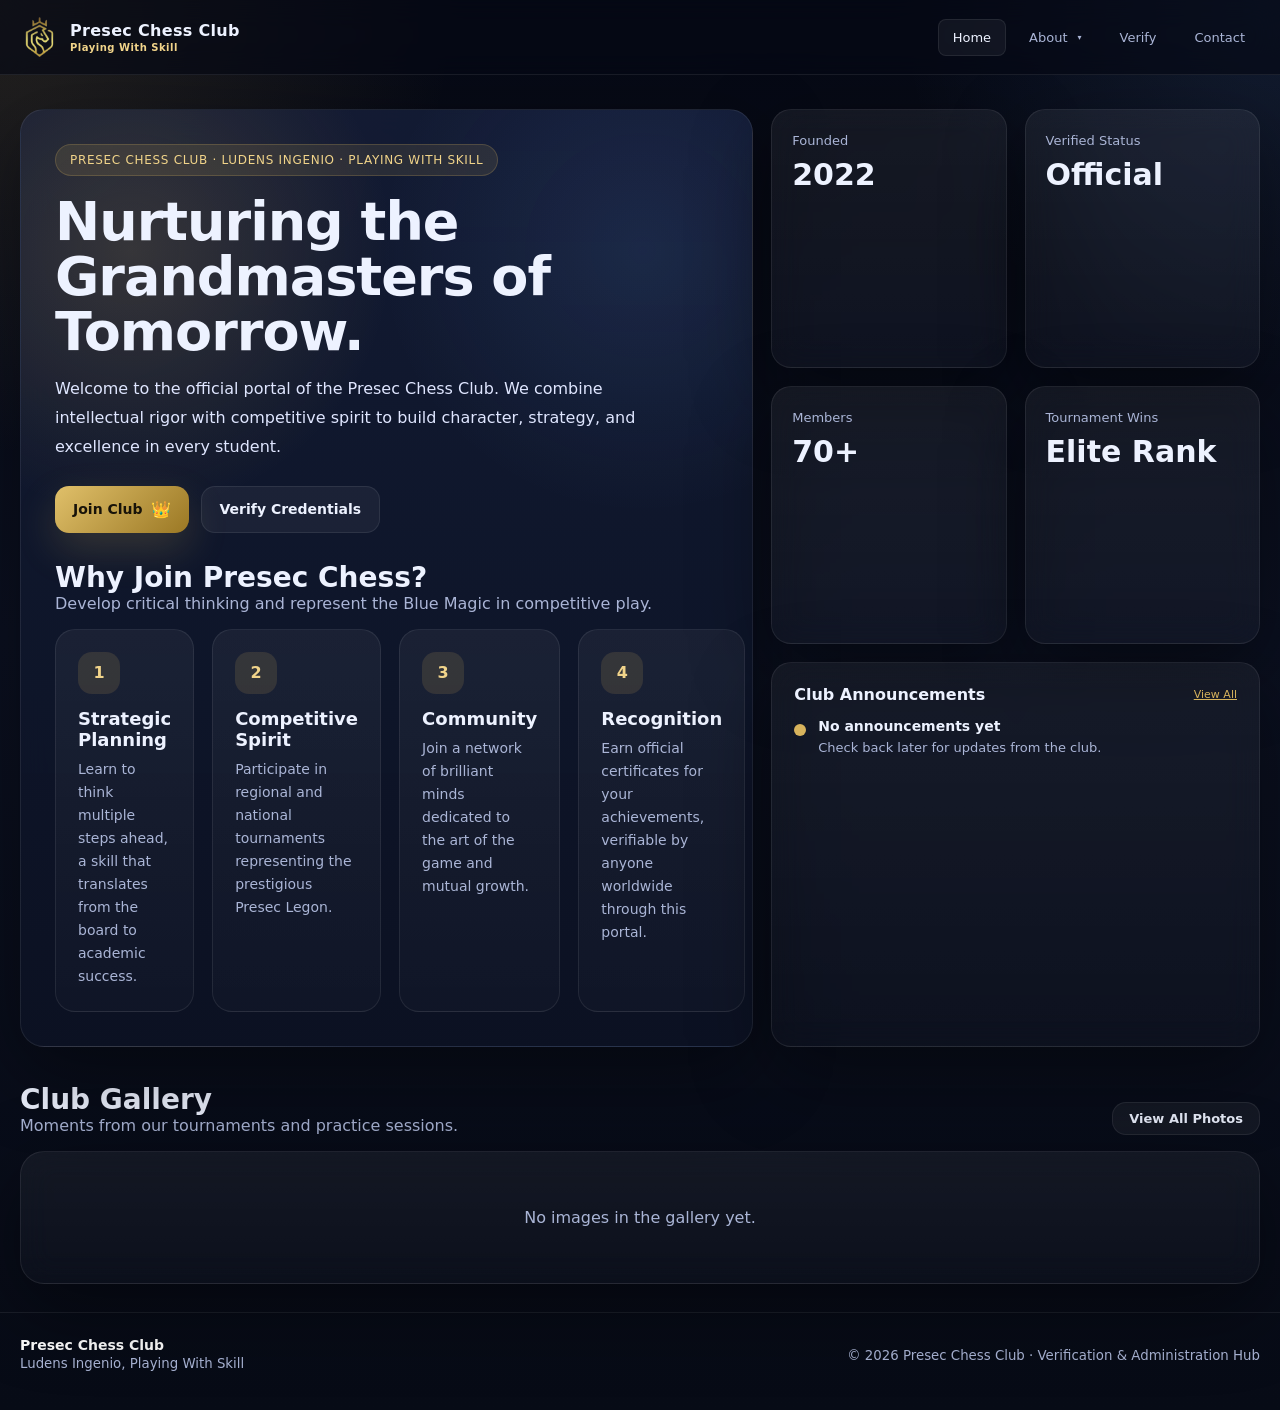
<file: index.html>
<!DOCTYPE html>
<html lang="en">

<head>
  <meta charset="UTF-8" />
  <meta name="viewport" content="width=device-width, initial-scale=1.0" />
  <meta name="description" content="Official portal of the Presec Chess Club — Nurturing the Grandmasters of Tomorrow." />
  <title>Presec Chess Club</title>
  <link rel="icon" type="image/png" href="favicon.ico" />
  <link rel="stylesheet" href="assets/css/style.css?v=2" />
</head>

<body>
  <!-- Mobile overlay backdrop -->
  <div class="nav-overlay" id="navOverlay"></div>

  <header class="navbar">
    <div class="navbar-container">
      <!-- Brand Section -->
      <div class="navbar-brand">
        <a href="index.html" class="brand-link" style="display: flex; align-items: center; gap: 10px;">
          <img src="assets/logo.png" alt="Presec Chess Club Logo" style="height: 40px; width: auto;" />
          <div class="brand-text">
            <h1>Presec Chess Club</h1>
            <p>Playing With Skill</p>
          </div>
        </a>
      </div>

      <!-- Desktop Navigation -->
      <nav class="navbar-menu" id="mainNav">
        <ul class="nav-list">
          <li class="nav-item"><a href="index.html" class="nav-link active">Home</a></li>
          <li class="nav-item dropdown-container">
            <button class="nav-link dropdown-toggle" id="aboutBtn">About</button>
            <div class="dropdown-menu">
              <a href="about.html" class="dropdown-item">About Chess Club</a>
              <a href="rules.html" class="dropdown-item">Rules &amp; Laws</a>
              <a href="leadership.html" class="dropdown-item">Leadership</a>
              <a href="gallery.html" class="dropdown-item">Gallery</a>
              <a href="news.html" class="dropdown-item">News Archive</a>
            </div>
          </li>
          <li class="nav-item"><a href="verify.html" class="nav-link">Verify</a></li>
          <li class="nav-item"><a href="contact.html" class="nav-link">Contact</a></li>
        </ul>
      </nav>

      <!-- Mobile Menu Toggle -->
      <button class="nav-toggle" id="navToggle" aria-label="Toggle navigation" aria-expanded="false">
        <span class="toggle-line"></span>
        <span class="toggle-line"></span>
        <span class="toggle-line"></span>
      </button>
    </div>
  </header>

  <main>
    <section id="home" class="hero">
      <div class="container grid hero-grid">
        <div class="hero-main glass card">
          <span class="eyebrow"> PRESEC CHESS CLUB &middot; Ludens Ingenio &middot; Playing With Skill</span>
          <h2>Nurturing the Grandmasters of Tomorrow.</h2>
          <p class="lead">
            Welcome to the official portal of the Presec Chess Club. We combine intellectual rigor with competitive spirit
            to build character, strategy, and excellence in every student.
          </p>
          <div class="hero-actions">
            <a class="btn btn-primary" href="contact.html" style="display: inline-flex; align-items: center; gap: 8px;">
              <span>Join Club</span>
              <span style="font-size: 16px;">👑</span>
            </a>
            <a class="btn btn-secondary" href="verify.html">Verify Credentials</a>
          </div>

          <div class="section" style="padding-bottom:0;">
            <div class="section-title">
              <div>
                <h3>Why Join Presec Chess?</h3>
                <p>Develop critical thinking and represent the Blue Magic in competitive play.</p>
              </div>
            </div>
            <div class="grid flow-grid">
              <article class="flow-card">
                <div class="num">1</div>
                <h4>Strategic Planning</h4>
                <p>Learn to think multiple steps ahead, a skill that translates from the board to academic success.</p>
              </article>
              <article class="flow-card">
                <div class="num">2</div>
                <h4>Competitive Spirit</h4>
                <p>Participate in regional and national tournaments representing the prestigious Presec Legon.</p>
              </article>
              <article class="flow-card">
                <div class="num">3</div>
                <h4>Community</h4>
                <p>Join a network of brilliant minds dedicated to the art of the game and mutual growth.</p>
              </article>
              <article class="flow-card">
                <div class="num">4</div>
                <h4>Recognition</h4>
                <p>Earn official certificates for your achievements, verifiable by anyone worldwide through this portal.</p>
              </article>
            </div>
          </div>
        </div>

        <aside class="hero-side">
          <div class="stat-grid grid">
            <div class="stat glass card-sm">
              <span>Founded</span>
              <strong>2022</strong>
            </div>
            <div class="stat glass card-sm">
              <span>Verified Status</span>
              <strong>Official</strong>
            </div>
            <div class="stat glass card-sm">
              <span>Members</span>
              <strong>70+</strong>
            </div>
            <div class="stat glass card-sm">
              <span>Tournament Wins</span>
              <strong>Elite Rank</strong>
            </div>
          </div>

          <div class="mini-panel glass card-sm">
            <div class="mini-title">
              <strong>Club Announcements</strong>
              <a href="news.html" style="font-size: 11px; color: var(--gold); text-decoration: underline;">View All</a>
            </div>
            <div class="timeline">
              <div class="step">
                <div class="dot"></div>
                <div>
                  <h4>No announcements yet</h4>
                  <p>Check back later for updates from the club.</p>
                </div>
              </div>
            </div>
          </div>
        </aside>
      </div>
    </section>

    <section id="gallery" class="section">
      <div class="container">
        <div class="section-title">
          <div>
            <h3>Club Gallery</h3>
            <p>Moments from our tournaments and practice sessions.</p>
          </div>
          <a href="gallery.html" class="btn btn-secondary" style="padding: 8px 16px; font-size: 13px;">View All Photos</a>
        </div>

        <div class="grid club-grid">
          <div class="panel glass" style="grid-column: span 3; text-align:center; padding:40px;">
            <p style="color:var(--muted);">No images in the gallery yet.</p>
          </div>
        </div>
      </div>
    </section>

    <footer class="footer">
      <div class="container footer-inner">
        <div style="display: flex; align-items: center; gap: 12px;">
          <div>
            <strong style="display:block; color:white; font-size:14px;">Presec Chess Club</strong>
            <small>Ludens Ingenio, Playing With Skill</small>
          </div>
        </div>
        <small>&copy; 2026 Presec Chess Club &middot; Verification &amp; Administration Hub</small>
      </div>
    </footer>
  </main>

  <script>
    const navToggle = document.getElementById('navToggle');
    const mainNav = document.getElementById('mainNav');
    const navOverlay = document.getElementById('navOverlay');

    if (navToggle && mainNav && navOverlay) {
      navToggle.addEventListener('click', () => {
        const isOpen = mainNav.classList.toggle('nav-open');
        navOverlay.classList.toggle('overlay-open', isOpen);
        navToggle.setAttribute('aria-expanded', isOpen);
        navToggle.classList.toggle('toggle-open', isOpen);
      });

      navOverlay.addEventListener('click', () => {
        mainNav.classList.remove('nav-open');
        navOverlay.classList.remove('overlay-open');
        navToggle.setAttribute('aria-expanded', 'false');
        navToggle.classList.remove('toggle-open');
      });

      mainNav.querySelectorAll('a, button[type="submit"]').forEach(link => {
        link.addEventListener('click', () => {
          if (link.classList.contains('dropdown-toggle')) return;
          mainNav.classList.remove('nav-open');
          navOverlay.classList.remove('overlay-open');
          navToggle.setAttribute('aria-expanded', 'false');
          navToggle.classList.remove('toggle-open');
        });
      });
    }

    const aboutBtn = document.getElementById('aboutBtn');
    if (aboutBtn) {
      aboutBtn.addEventListener('click', (e) => {
        if (window.innerWidth <= 1150) {
          e.preventDefault();
        }
        const dropdown = aboutBtn.nextElementSibling;
        dropdown.classList.toggle('dropdown-open');
        aboutBtn.classList.toggle('dropdown-open');
      });
    }

    document.addEventListener('click', (e) => {
      document.querySelectorAll('.dropdown-container').forEach(container => {
        const menu = container.querySelector('.dropdown-menu');
        const toggle = container.querySelector('.dropdown-toggle');
        if (!container.contains(e.target)) {
          if (menu) menu.classList.remove('dropdown-open');
          if (toggle) toggle.classList.remove('dropdown-open');
        }
      });
    });
  </script>
</body>

</html>
</file>
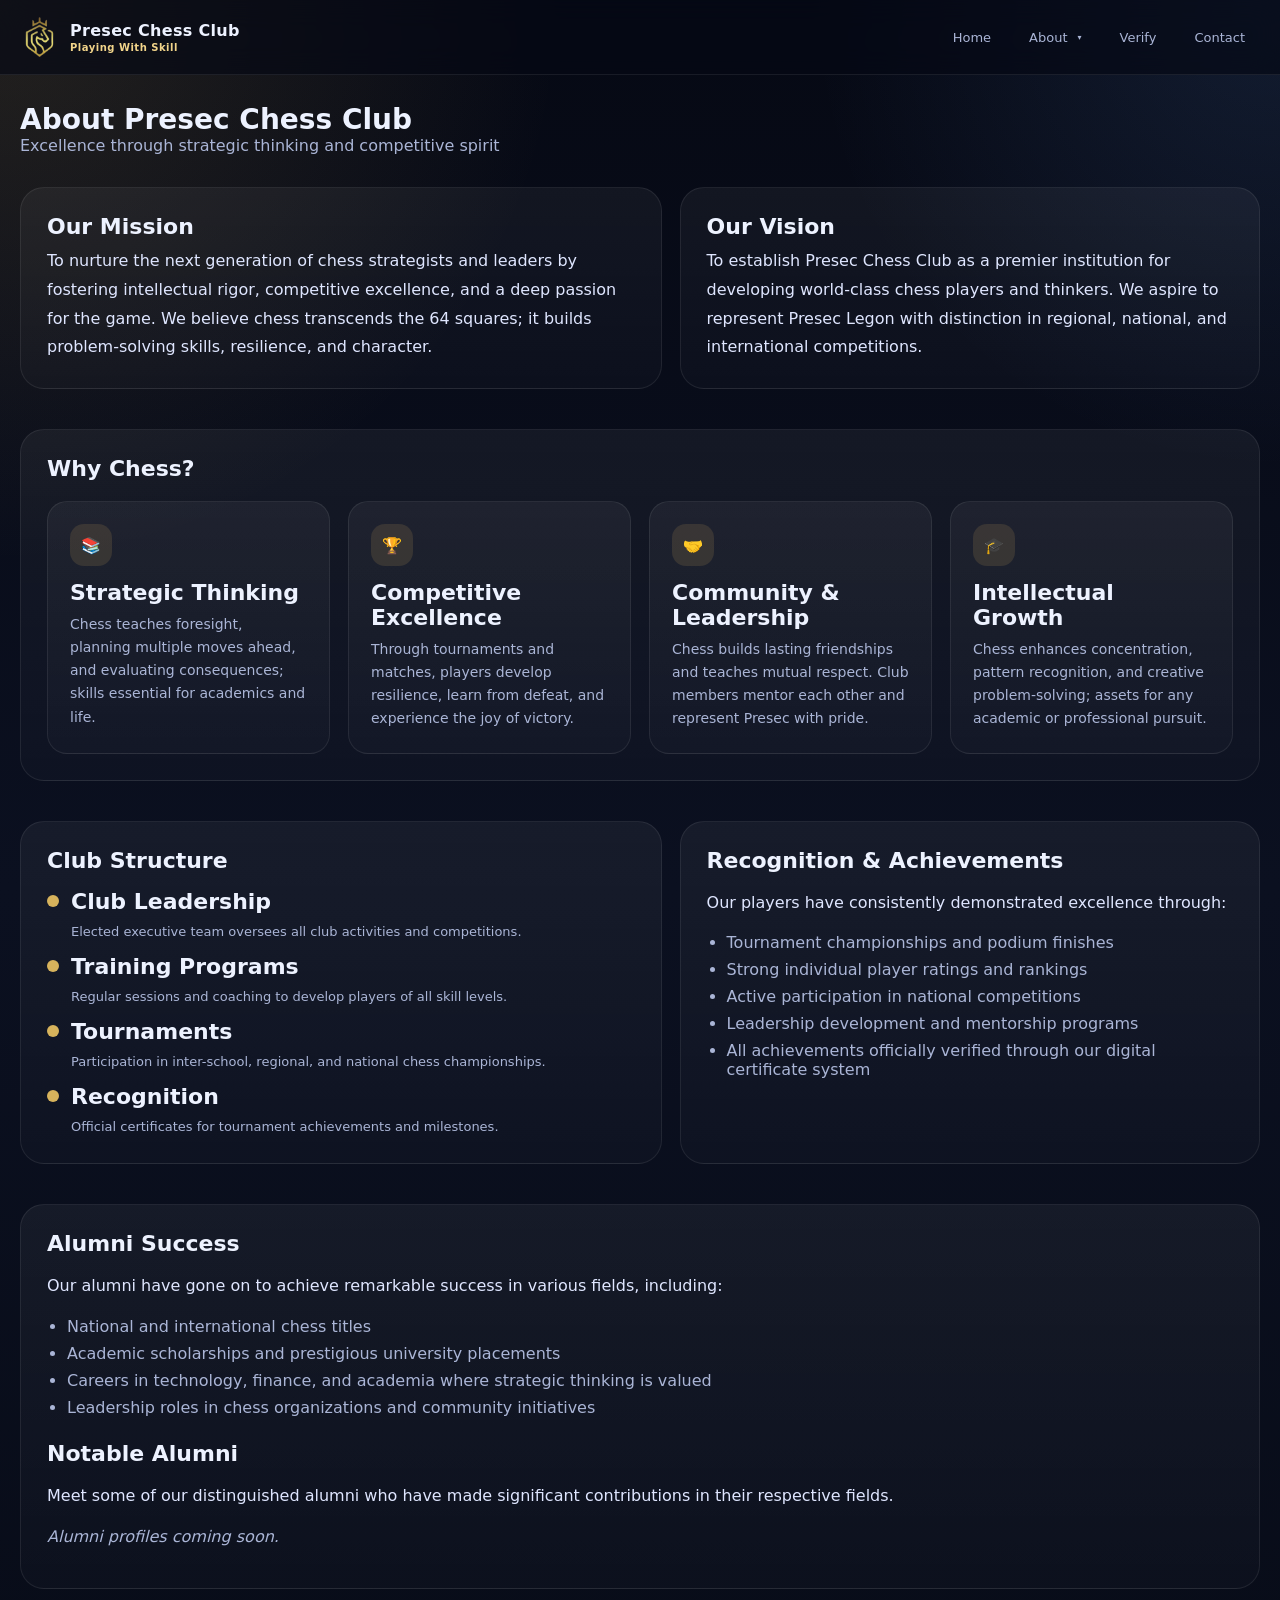
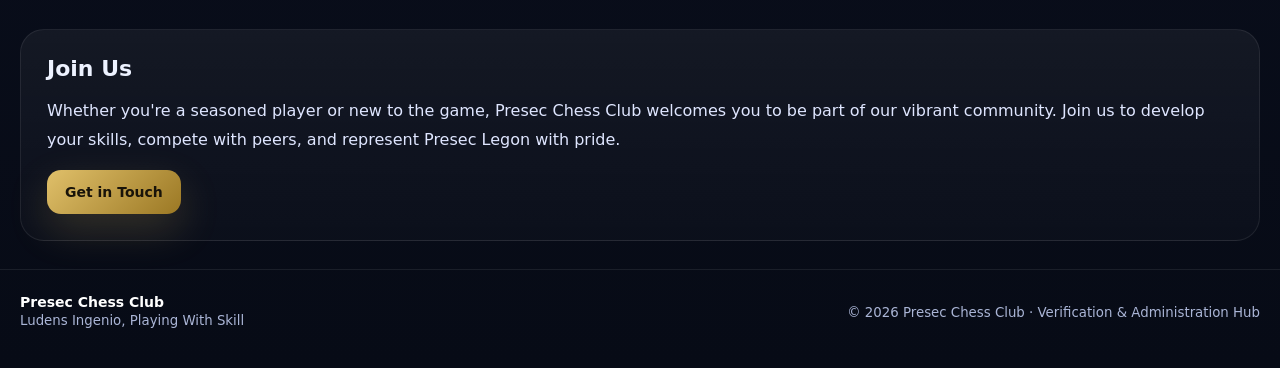
<file: about.html>
<!DOCTYPE html>
<html lang="en">

<head>
  <meta charset="UTF-8" />
  <meta name="viewport" content="width=device-width, initial-scale=1.0" />
  <title>About — Presec Chess Club</title>
  <link rel="icon" type="image/png" href="favicon.ico" />
  <link rel="stylesheet" href="assets/css/style.css?v=2" />
</head>

<body>
  <div class="nav-overlay" id="navOverlay"></div>

  <header class="navbar">
    <div class="navbar-container">
      <div class="navbar-brand">
        <a href="index.html" class="brand-link" style="display: flex; align-items: center; gap: 10px;">
          <img src="assets/logo.png" alt="Presec Chess Club Logo" style="height: 40px; width: auto;" />
          <div class="brand-text">
            <h1>Presec Chess Club</h1>
            <p>Playing With Skill</p>
          </div>
        </a>
      </div>
      <nav class="navbar-menu" id="mainNav">
        <ul class="nav-list">
          <li class="nav-item"><a href="index.html" class="nav-link">Home</a></li>
          <li class="nav-item dropdown-container">
            <button class="nav-link dropdown-toggle" id="aboutBtn">About</button>
            <div class="dropdown-menu">
              <a href="about.html" class="dropdown-item">About Chess Club</a>
              <a href="rules.html" class="dropdown-item">Rules &amp; Laws</a>
              <a href="leadership.html" class="dropdown-item">Leadership</a>
              <a href="gallery.html" class="dropdown-item">Gallery</a>
              <a href="news.html" class="dropdown-item">News Archive</a>
            </div>
          </li>
          <li class="nav-item"><a href="verify.html" class="nav-link">Verify</a></li>
          <li class="nav-item"><a href="contact.html" class="nav-link">Contact</a></li>
        </ul>
      </nav>
      <button class="nav-toggle" id="navToggle" aria-label="Toggle navigation" aria-expanded="false">
        <span class="toggle-line"></span>
        <span class="toggle-line"></span>
        <span class="toggle-line"></span>
      </button>
    </div>
  </header>

  <main>
    <section class="section">
      <div class="container">
        <div class="section-title" style="margin-bottom: 32px;">
          <div>
            <h3>About Presec Chess Club</h3>
            <p>Excellence through strategic thinking and competitive spirit</p>
          </div>
        </div>

        <div class="grid two-col" style="margin-bottom: 40px;">
          <div class="panel">
            <h4>Our Mission</h4>
            <p style="margin: 0; color: #dfe6ff; line-height: 1.8;">
              To nurture the next generation of chess strategists and leaders by fostering intellectual rigor, competitive excellence, and a deep passion for the game. We believe chess transcends the 64 squares; it builds problem-solving skills, resilience, and character.
            </p>
          </div>

          <div class="panel">
            <h4>Our Vision</h4>
            <p style="margin: 0; color: #dfe6ff; line-height: 1.8;">
              To establish Presec Chess Club as a premier institution for developing world-class chess players and thinkers. We aspire to represent Presec Legon with distinction in regional, national, and international competitions.
            </p>
          </div>
        </div>

        <div class="panel" style="margin-bottom: 40px;">
          <h4>Why Chess?</h4>
          <div class="grid flow-grid" style="margin-top: 20px;">
            <article class="flow-card">
              <div class="num">📚</div>
              <h4>Strategic Thinking</h4>
              <p>Chess teaches foresight, planning multiple moves ahead, and evaluating consequences; skills essential for academics and life.</p>
            </article>
            <article class="flow-card">
              <div class="num">🏆</div>
              <h4>Competitive Excellence</h4>
              <p>Through tournaments and matches, players develop resilience, learn from defeat, and experience the joy of victory.</p>
            </article>
            <article class="flow-card">
              <div class="num">🤝</div>
              <h4>Community &amp; Leadership</h4>
              <p>Chess builds lasting friendships and teaches mutual respect. Club members mentor each other and represent Presec with pride.</p>
            </article>
            <article class="flow-card">
              <div class="num">🎓</div>
              <h4>Intellectual Growth</h4>
              <p>Chess enhances concentration, pattern recognition, and creative problem-solving; assets for any academic or professional pursuit.</p>
            </article>
          </div>
        </div>

        <div class="grid two-col">
          <div class="panel">
            <h4>Club Structure</h4>
            <div class="timeline" style="margin-top: 16px;">
              <div class="step">
                <div class="dot"></div>
                <div>
                  <h4>Club Leadership</h4>
                  <p>Elected executive team oversees all club activities and competitions.</p>
                </div>
              </div>
              <div class="step">
                <div class="dot"></div>
                <div>
                  <h4>Training Programs</h4>
                  <p>Regular sessions and coaching to develop players of all skill levels.</p>
                </div>
              </div>
              <div class="step">
                <div class="dot"></div>
                <div>
                  <h4>Tournaments</h4>
                  <p>Participation in inter-school, regional, and national chess championships.</p>
                </div>
              </div>
              <div class="step">
                <div class="dot"></div>
                <div>
                  <h4>Recognition</h4>
                  <p>Official certificates for tournament achievements and milestones.</p>
                </div>
              </div>
            </div>
          </div>

          <div class="panel">
            <h4>Recognition &amp; Achievements</h4>
            <p style="color: #dfe6ff; line-height: 1.8; margin-bottom: 16px;">
              Our players have consistently demonstrated excellence through:
            </p>
            <ul style="margin: 0; padding-left: 20px; color: #aab5d6;">
              <li style="margin-bottom: 8px;">Tournament championships and podium finishes</li>
              <li style="margin-bottom: 8px;">Strong individual player ratings and rankings</li>
              <li style="margin-bottom: 8px;">Active participation in national competitions</li>
              <li style="margin-bottom: 8px;">Leadership development and mentorship programs</li>
              <li style="margin-bottom: 8px;">All achievements officially verified through our digital certificate system</li>
            </ul>
          </div>
        </div>

        <div class="panel" style="margin-top: 40px;">
          <h4>Alumni Success</h4>
          <p style="color: #dfe6ff; line-height: 1.8; margin-bottom: 16px;">
            Our alumni have gone on to achieve remarkable success in various fields, including:
          </p>
          <ul style="margin: 0; padding-left: 20px; color: #aab5d6;">
            <li style="margin-bottom: 8px;">National and international chess titles</li>
            <li style="margin-bottom: 8px;">Academic scholarships and prestigious university placements</li>
            <li style="margin-bottom: 8px;">Careers in technology, finance, and academia where strategic thinking is valued</li>
            <li style="margin-bottom: 8px;">Leadership roles in chess organizations and community initiatives</li>
          </ul>
          <div class="notable-alumni" style="margin-top: 24px;">
            <h4>Notable Alumni</h4>
            <p style="color: #dfe6ff; line-height: 1.8; margin-bottom: 16px;">
              Meet some of our distinguished alumni who have made significant contributions in their respective fields.
            </p>
            <div class="alumni-profiles">
              <!-- Alumni profiles placeholder -->
              <p style="color: var(--muted); font-style: italic;">Alumni profiles coming soon.</p>
            </div>
          </div>
        </div>

        <div class="panel" style="margin-top: 40px;">
          <h4>Join Us</h4>
          <p style="color: #dfe6ff; line-height: 1.8; margin-bottom: 16px;">
            Whether you're a seasoned player or new to the game, Presec Chess Club welcomes you to be part of our vibrant community. Join us to develop your skills, compete with peers, and represent Presec Legon with pride.
          </p>
          <a href="contact.html" class="btn btn-primary">Get in Touch</a>
        </div>
      </div>
    </section>

    <footer class="footer">
      <div class="container footer-inner">
        <div>
          <strong style="display:block; color:white; font-size:14px;">Presec Chess Club</strong>
          <small>Ludens Ingenio, Playing With Skill</small>
        </div>
        <small>&copy; 2026 Presec Chess Club &middot; Verification &amp; Administration Hub</small>
      </div>
    </footer>
  </main>

  <script>
    const navToggle = document.getElementById('navToggle');
    const mainNav = document.getElementById('mainNav');
    const navOverlay = document.getElementById('navOverlay');
    if (navToggle && mainNav && navOverlay) {
      navToggle.addEventListener('click', () => {
        const isOpen = mainNav.classList.toggle('nav-open');
        navOverlay.classList.toggle('overlay-open', isOpen);
        navToggle.setAttribute('aria-expanded', isOpen);
        navToggle.classList.toggle('toggle-open', isOpen);
      });
      navOverlay.addEventListener('click', () => {
        mainNav.classList.remove('nav-open');
        navOverlay.classList.remove('overlay-open');
        navToggle.setAttribute('aria-expanded', 'false');
        navToggle.classList.remove('toggle-open');
      });
    }
    const aboutBtn = document.getElementById('aboutBtn');
    if (aboutBtn) {
      aboutBtn.addEventListener('click', (e) => {
        if (window.innerWidth <= 1150) e.preventDefault();
        aboutBtn.nextElementSibling.classList.toggle('dropdown-open');
        aboutBtn.classList.toggle('dropdown-open');
      });
    }
    document.addEventListener('click', (e) => {
      document.querySelectorAll('.dropdown-container').forEach(container => {
        if (!container.contains(e.target)) {
          const menu = container.querySelector('.dropdown-menu');
          const toggle = container.querySelector('.dropdown-toggle');
          if (menu) menu.classList.remove('dropdown-open');
          if (toggle) toggle.classList.remove('dropdown-open');
        }
      });
    });
  </script>
</body>

</html>
</file>
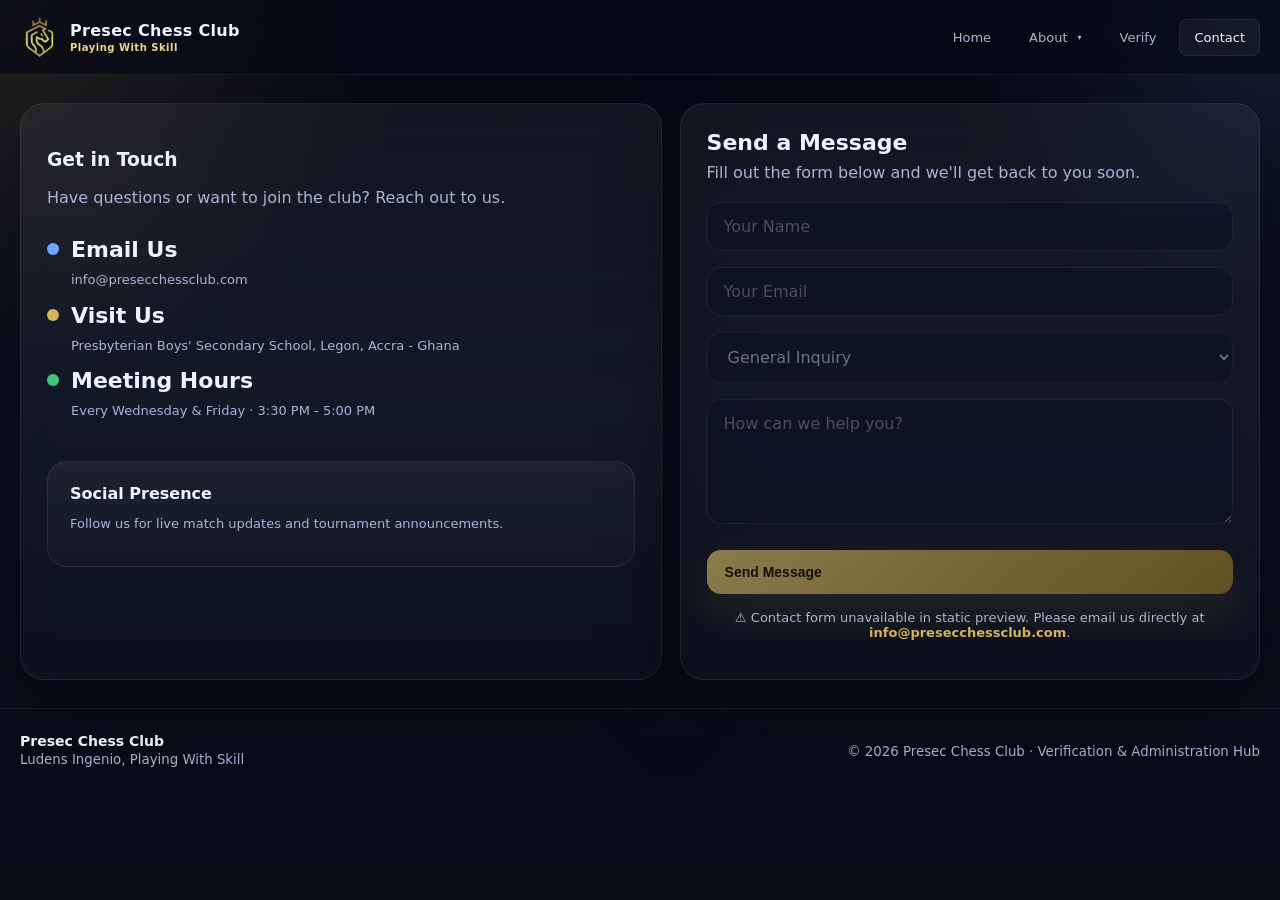
<file: contact.html>
<!DOCTYPE html>
<html lang="en">

<head>
  <meta charset="UTF-8" />
  <meta name="viewport" content="width=device-width, initial-scale=1.0" />
  <meta name="description" content="Contact Presec Chess Club — get in touch with us for inquiries, membership and sponsorship." />
  <title>Contact — Presec Chess Club</title>
  <link rel="icon" type="image/png" href="favicon.ico" />
  <link rel="stylesheet" href="assets/css/style.css?v=2" />
</head>

<body>
  <div class="nav-overlay" id="navOverlay"></div>

  <header class="navbar">
    <div class="navbar-container">
      <div class="navbar-brand">
        <a href="index.html" class="brand-link" style="display: flex; align-items: center; gap: 10px;">
          <img src="assets/logo.png" alt="Presec Chess Club Logo" style="height: 40px; width: auto;" />
          <div class="brand-text">
            <h1>Presec Chess Club</h1>
            <p>Playing With Skill</p>
          </div>
        </a>
      </div>
      <nav class="navbar-menu" id="mainNav">
        <ul class="nav-list">
          <li class="nav-item"><a href="index.html" class="nav-link">Home</a></li>
          <li class="nav-item dropdown-container">
            <button class="nav-link dropdown-toggle" id="aboutBtn">About</button>
            <div class="dropdown-menu">
              <a href="about.html" class="dropdown-item">About Chess Club</a>
              <a href="rules.html" class="dropdown-item">Rules &amp; Laws</a>
              <a href="leadership.html" class="dropdown-item">Leadership</a>
              <a href="gallery.html" class="dropdown-item">Gallery</a>
              <a href="news.html" class="dropdown-item">News Archive</a>
            </div>
          </li>
          <li class="nav-item"><a href="verify.html" class="nav-link">Verify</a></li>
          <li class="nav-item"><a href="contact.html" class="nav-link active">Contact</a></li>
        </ul>
      </nav>
      <button class="nav-toggle" id="navToggle" aria-label="Toggle navigation" aria-expanded="false">
        <span class="toggle-line"></span>
        <span class="toggle-line"></span>
        <span class="toggle-line"></span>
      </button>
    </div>
  </header>

  <main>
    <section class="section">
      <div class="container">
        <div class="grid two-col">
          <!-- Left Panel: Info -->
          <div class="panel glass">
            <h3>Get in Touch</h3>
            <p class="sub">Have questions or want to join the club? Reach out to us.</p>

            <div class="timeline" style="margin-top: 30px;">
              <div class="step">
                <div class="dot" style="background: var(--blue);"></div>
                <div>
                  <h4>Email Us</h4>
                  <p>info@presecchessclub.com</p>
                </div>
              </div>
              <div class="step">
                <div class="dot" style="background: var(--gold);"></div>
                <div>
                  <h4>Visit Us</h4>
                  <p>Presbyterian Boys' Secondary School, Legon, Accra - Ghana</p>
                </div>
              </div>
              <div class="step">
                <div class="dot" style="background: var(--green);"></div>
                <div>
                  <h4>Meeting Hours</h4>
                  <p>Every Wednesday &amp; Friday &middot; 3:30 PM - 5:00 PM</p>
                </div>
              </div>
            </div>

            <div class="mini-panel" style="margin-top: 40px;">
              <h4 style="font-size: 16px;">Social Presence</h4>
              <p style="font-size: 13px; color: var(--muted);">Follow us for live match updates and tournament announcements.</p>
            </div>
          </div>

          <!-- Right Panel: Form (static placeholder — form submission disabled) -->
          <div class="panel glass">
            <h4>Send a Message</h4>
            <p class="sub">Fill out the form below and we'll get back to you soon.</p>

            <div class="verify-box" style="margin-top: 20px; opacity: 0.6; pointer-events: none;" aria-disabled="true">
              <div class="input-row">
                <input type="text" placeholder="Your Name" disabled />
              </div>
              <div class="input-row">
                <input type="email" placeholder="Your Email" disabled />
              </div>
              <div class="input-row">
                <select disabled>
                  <option>General Inquiry</option>
                  <option>Membership Application</option>
                  <option>Sponsorship</option>
                  <option>Tournament Info</option>
                </select>
              </div>
              <div class="input-row">
                <textarea rows="5" placeholder="How can we help you?" disabled></textarea>
              </div>
              <div class="hero-actions" style="margin-top: 10px;">
                <button type="button" class="btn btn-primary" style="width: 100%;" disabled>Send Message</button>
              </div>
            </div>
            <p style="margin-top: 16px; font-size: 13px; color: var(--muted); text-align: center;">
              &#9888; Contact form unavailable in static preview. Please email us directly at <strong style="color: var(--gold);">info@presecchessclub.com</strong>.
            </p>
          </div>
        </div>
      </div>
    </section>

    <footer class="footer">
      <div class="container footer-inner">
        <div>
          <strong style="display:block; color:white; font-size:14px;">Presec Chess Club</strong>
          <small>Ludens Ingenio, Playing With Skill</small>
        </div>
        <small>&copy; 2026 Presec Chess Club &middot; Verification &amp; Administration Hub</small>
      </div>
    </footer>
  </main>

  <script>
    const navToggle = document.getElementById('navToggle');
    const mainNav = document.getElementById('mainNav');
    const navOverlay = document.getElementById('navOverlay');
    if (navToggle && mainNav && navOverlay) {
      navToggle.addEventListener('click', () => {
        const isOpen = mainNav.classList.toggle('nav-open');
        navOverlay.classList.toggle('overlay-open', isOpen);
        navToggle.setAttribute('aria-expanded', isOpen);
        navToggle.classList.toggle('toggle-open', isOpen);
      });
      navOverlay.addEventListener('click', () => {
        mainNav.classList.remove('nav-open');
        navOverlay.classList.remove('overlay-open');
        navToggle.setAttribute('aria-expanded', 'false');
        navToggle.classList.remove('toggle-open');
      });
    }
    const aboutBtn = document.getElementById('aboutBtn');
    if (aboutBtn) {
      aboutBtn.addEventListener('click', (e) => {
        if (window.innerWidth <= 1150) e.preventDefault();
        aboutBtn.nextElementSibling.classList.toggle('dropdown-open');
        aboutBtn.classList.toggle('dropdown-open');
      });
    }
    document.addEventListener('click', (e) => {
      document.querySelectorAll('.dropdown-container').forEach(container => {
        if (!container.contains(e.target)) {
          const menu = container.querySelector('.dropdown-menu');
          const toggle = container.querySelector('.dropdown-toggle');
          if (menu) menu.classList.remove('dropdown-open');
          if (toggle) toggle.classList.remove('dropdown-open');
        }
      });
    });
  </script>
</body>

</html>
</file>
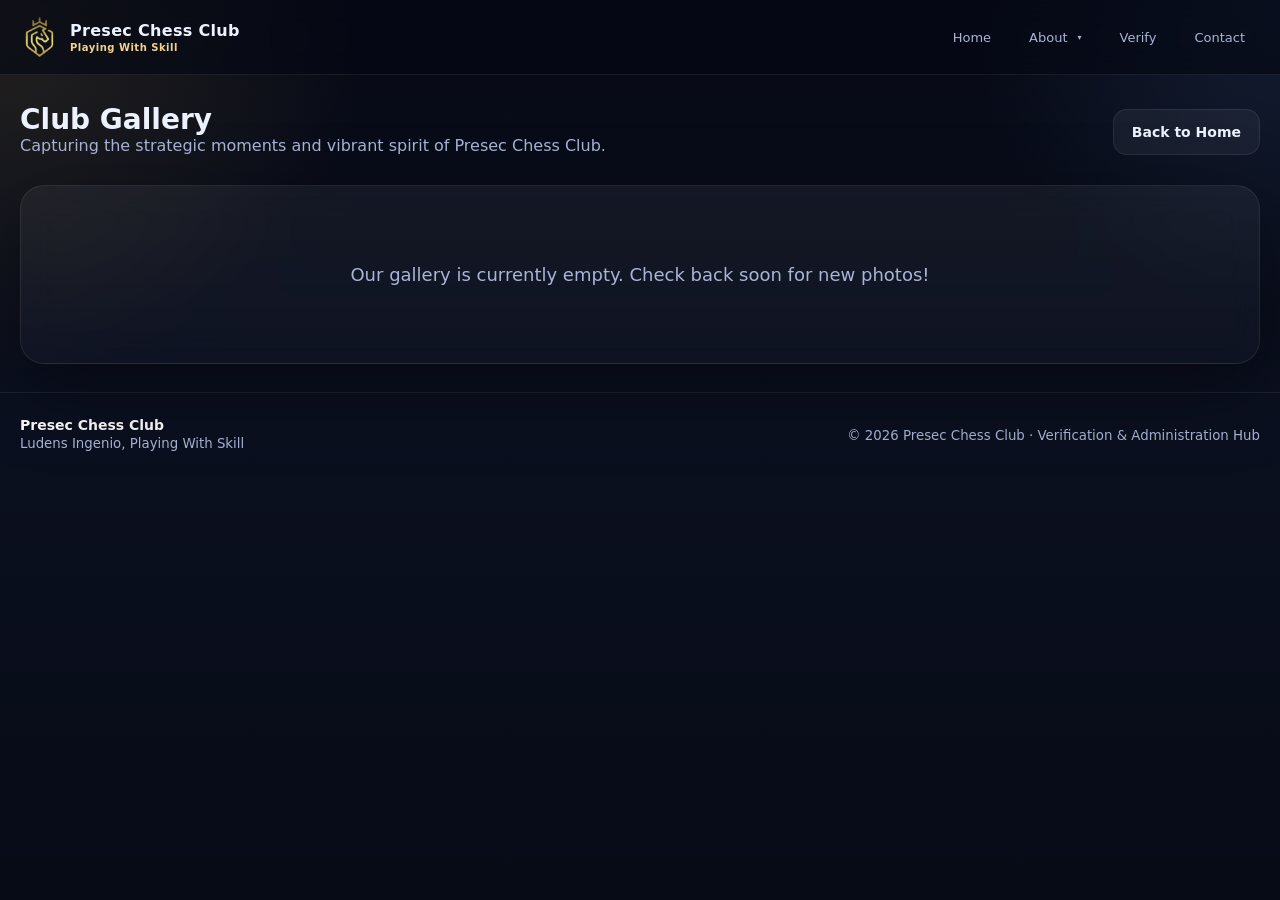
<file: gallery.html>
<!DOCTYPE html>
<html lang="en">

<head>
  <meta charset="UTF-8" />
  <meta name="viewport" content="width=device-width, initial-scale=1.0" />
  <meta name="description" content="Presec Chess Club photo gallery — moments from our tournaments and practice sessions." />
  <title>Gallery — Presec Chess Club</title>
  <link rel="icon" type="image/png" href="favicon.ico" />
  <link rel="stylesheet" href="assets/css/style.css?v=2" />
</head>

<body>
  <div class="nav-overlay" id="navOverlay"></div>

  <header class="navbar">
    <div class="navbar-container">
      <div class="navbar-brand">
        <a href="index.html" class="brand-link" style="display: flex; align-items: center; gap: 10px;">
          <img src="assets/logo.png" alt="Presec Chess Club Logo" style="height: 40px; width: auto;" />
          <div class="brand-text">
            <h1>Presec Chess Club</h1>
            <p>Playing With Skill</p>
          </div>
        </a>
      </div>
      <nav class="navbar-menu" id="mainNav">
        <ul class="nav-list">
          <li class="nav-item"><a href="index.html" class="nav-link">Home</a></li>
          <li class="nav-item dropdown-container">
            <button class="nav-link dropdown-toggle" id="aboutBtn">About</button>
            <div class="dropdown-menu">
              <a href="about.html" class="dropdown-item">About Chess Club</a>
              <a href="rules.html" class="dropdown-item">Rules &amp; Laws</a>
              <a href="leadership.html" class="dropdown-item">Leadership</a>
              <a href="gallery.html" class="dropdown-item">Gallery</a>
              <a href="news.html" class="dropdown-item">News Archive</a>
            </div>
          </li>
          <li class="nav-item"><a href="verify.html" class="nav-link">Verify</a></li>
          <li class="nav-item"><a href="contact.html" class="nav-link">Contact</a></li>
        </ul>
      </nav>
      <button class="nav-toggle" id="navToggle" aria-label="Toggle navigation" aria-expanded="false">
        <span class="toggle-line"></span>
        <span class="toggle-line"></span>
        <span class="toggle-line"></span>
      </button>
    </div>
  </header>

  <main>
    <section class="section">
      <div class="container">
        <div class="section-title">
          <div>
            <h3>Club Gallery</h3>
            <p>Capturing the strategic moments and vibrant spirit of Presec Chess Club.</p>
          </div>
          <a href="index.html" class="btn btn-secondary">Back to Home</a>
        </div>

        <div class="grid" style="grid-template-columns: repeat(auto-fill, minmax(280px, 1fr)); gap: 20px; margin-top: 30px;">
          <!-- Placeholder: gallery images will appear here -->
          <div class="panel glass" style="grid-column: 1 / -1; text-align: center; padding: 60px;">
            <p style="color: var(--muted); font-size: 18px;">Our gallery is currently empty. Check back soon for new photos!</p>
          </div>
        </div>
      </div>
    </section>

    <footer class="footer">
      <div class="container footer-inner">
        <div>
          <strong style="display:block; color:white; font-size:14px;">Presec Chess Club</strong>
          <small>Ludens Ingenio, Playing With Skill</small>
        </div>
        <small>&copy; 2026 Presec Chess Club &middot; Verification &amp; Administration Hub</small>
      </div>
    </footer>
  </main>

  <script>
    const navToggle = document.getElementById('navToggle');
    const mainNav = document.getElementById('mainNav');
    const navOverlay = document.getElementById('navOverlay');
    if (navToggle && mainNav && navOverlay) {
      navToggle.addEventListener('click', () => {
        const isOpen = mainNav.classList.toggle('nav-open');
        navOverlay.classList.toggle('overlay-open', isOpen);
        navToggle.setAttribute('aria-expanded', isOpen);
        navToggle.classList.toggle('toggle-open', isOpen);
      });
      navOverlay.addEventListener('click', () => {
        mainNav.classList.remove('nav-open');
        navOverlay.classList.remove('overlay-open');
        navToggle.setAttribute('aria-expanded', 'false');
        navToggle.classList.remove('toggle-open');
      });
    }
    const aboutBtn = document.getElementById('aboutBtn');
    if (aboutBtn) {
      aboutBtn.addEventListener('click', (e) => {
        if (window.innerWidth <= 1150) e.preventDefault();
        aboutBtn.nextElementSibling.classList.toggle('dropdown-open');
        aboutBtn.classList.toggle('dropdown-open');
      });
    }
    document.addEventListener('click', (e) => {
      document.querySelectorAll('.dropdown-container').forEach(container => {
        if (!container.contains(e.target)) {
          const menu = container.querySelector('.dropdown-menu');
          const toggle = container.querySelector('.dropdown-toggle');
          if (menu) menu.classList.remove('dropdown-open');
          if (toggle) toggle.classList.remove('dropdown-open');
        }
      });
    });
  </script>
</body>

</html>
</file>
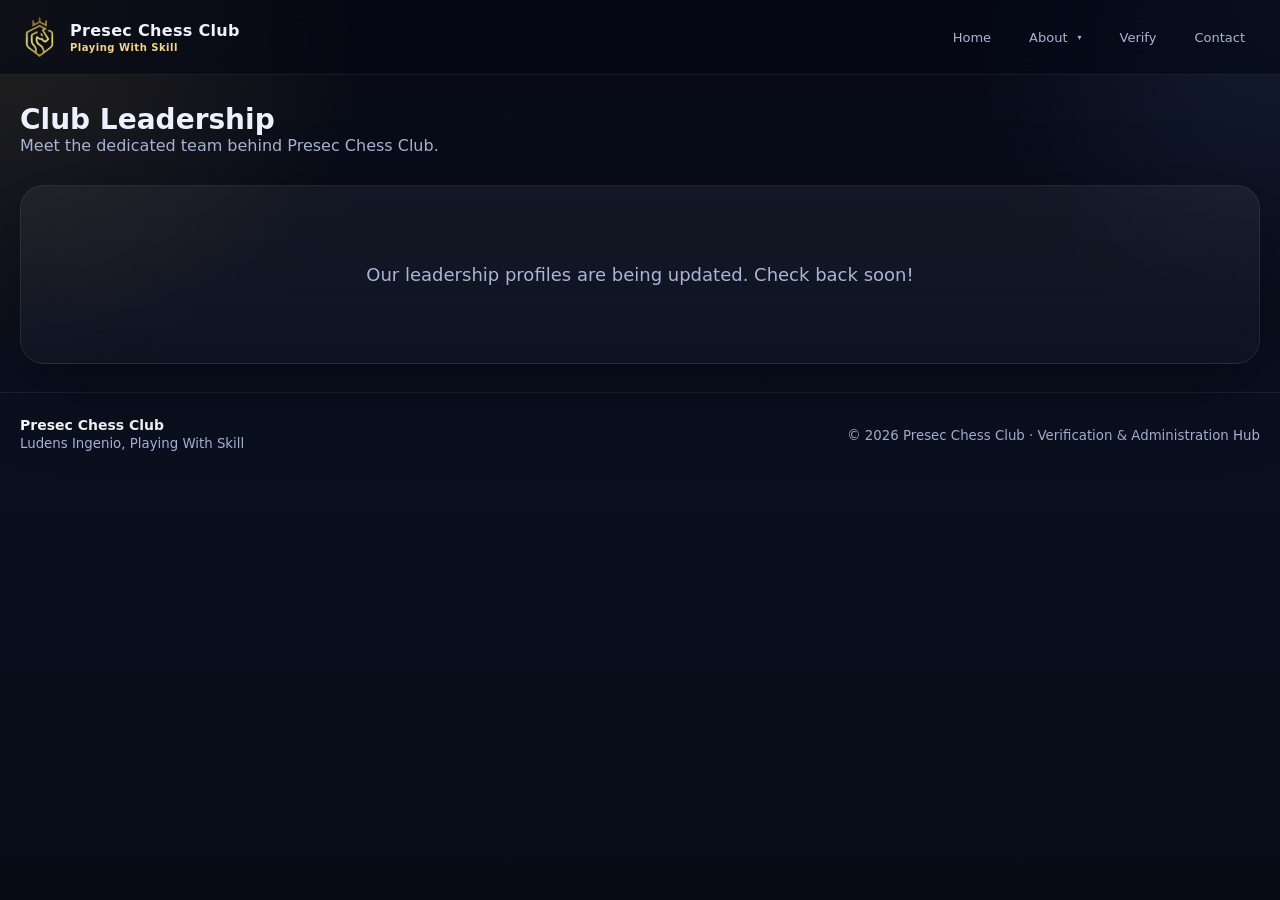
<file: leadership.html>
<!DOCTYPE html>
<html lang="en">

<head>
  <meta charset="UTF-8" />
  <meta name="viewport" content="width=device-width, initial-scale=1.0" />
  <meta name="description" content="Meet the dedicated leadership team behind Presec Chess Club." />
  <title>Leadership — Presec Chess Club</title>
  <link rel="icon" type="image/png" href="favicon.ico" />
  <link rel="stylesheet" href="assets/css/style.css?v=2" />
</head>

<body>
  <div class="nav-overlay" id="navOverlay"></div>

  <header class="navbar">
    <div class="navbar-container">
      <div class="navbar-brand">
        <a href="index.html" class="brand-link" style="display: flex; align-items: center; gap: 10px;">
          <img src="assets/logo.png" alt="Presec Chess Club Logo" style="height: 40px; width: auto;" />
          <div class="brand-text">
            <h1>Presec Chess Club</h1>
            <p>Playing With Skill</p>
          </div>
        </a>
      </div>
      <nav class="navbar-menu" id="mainNav">
        <ul class="nav-list">
          <li class="nav-item"><a href="index.html" class="nav-link">Home</a></li>
          <li class="nav-item dropdown-container">
            <button class="nav-link dropdown-toggle" id="aboutBtn">About</button>
            <div class="dropdown-menu">
              <a href="about.html" class="dropdown-item">About Chess Club</a>
              <a href="rules.html" class="dropdown-item">Rules &amp; Laws</a>
              <a href="leadership.html" class="dropdown-item">Leadership</a>
              <a href="gallery.html" class="dropdown-item">Gallery</a>
              <a href="news.html" class="dropdown-item">News Archive</a>
            </div>
          </li>
          <li class="nav-item"><a href="verify.html" class="nav-link">Verify</a></li>
          <li class="nav-item"><a href="contact.html" class="nav-link">Contact</a></li>
        </ul>
      </nav>
      <button class="nav-toggle" id="navToggle" aria-label="Toggle navigation" aria-expanded="false">
        <span class="toggle-line"></span>
        <span class="toggle-line"></span>
        <span class="toggle-line"></span>
      </button>
    </div>
  </header>

  <main>
    <section class="section">
      <div class="container">
        <div class="section-title">
          <div>
            <h3>Club Leadership</h3>
            <p>Meet the dedicated team behind Presec Chess Club.</p>
          </div>
        </div>

        <div class="grid" style="grid-template-columns: repeat(auto-fill, minmax(300px, 1fr)); gap: 24px; margin-top: 30px;">
          <!-- Placeholder: leadership profiles will appear here when data is available -->
          <div class="panel glass" style="grid-column: 1 / -1; text-align: center; padding: 60px;">
            <p style="color: var(--muted); font-size: 18px;">Our leadership profiles are being updated. Check back soon!</p>
          </div>
        </div>
      </div>
    </section>

    <footer class="footer">
      <div class="container footer-inner">
        <div>
          <strong style="display:block; color:white; font-size:14px;">Presec Chess Club</strong>
          <small>Ludens Ingenio, Playing With Skill</small>
        </div>
        <small>&copy; 2026 Presec Chess Club &middot; Verification &amp; Administration Hub</small>
      </div>
    </footer>
  </main>

  <script>
    const navToggle = document.getElementById('navToggle');
    const mainNav = document.getElementById('mainNav');
    const navOverlay = document.getElementById('navOverlay');
    if (navToggle && mainNav && navOverlay) {
      navToggle.addEventListener('click', () => {
        const isOpen = mainNav.classList.toggle('nav-open');
        navOverlay.classList.toggle('overlay-open', isOpen);
        navToggle.setAttribute('aria-expanded', isOpen);
        navToggle.classList.toggle('toggle-open', isOpen);
      });
      navOverlay.addEventListener('click', () => {
        mainNav.classList.remove('nav-open');
        navOverlay.classList.remove('overlay-open');
        navToggle.setAttribute('aria-expanded', 'false');
        navToggle.classList.remove('toggle-open');
      });
    }
    const aboutBtn = document.getElementById('aboutBtn');
    if (aboutBtn) {
      aboutBtn.addEventListener('click', (e) => {
        if (window.innerWidth <= 1150) e.preventDefault();
        aboutBtn.nextElementSibling.classList.toggle('dropdown-open');
        aboutBtn.classList.toggle('dropdown-open');
      });
    }
    document.addEventListener('click', (e) => {
      document.querySelectorAll('.dropdown-container').forEach(container => {
        if (!container.contains(e.target)) {
          const menu = container.querySelector('.dropdown-menu');
          const toggle = container.querySelector('.dropdown-toggle');
          if (menu) menu.classList.remove('dropdown-open');
          if (toggle) toggle.classList.remove('dropdown-open');
        }
      });
    });
  </script>
</body>

</html>
</file>
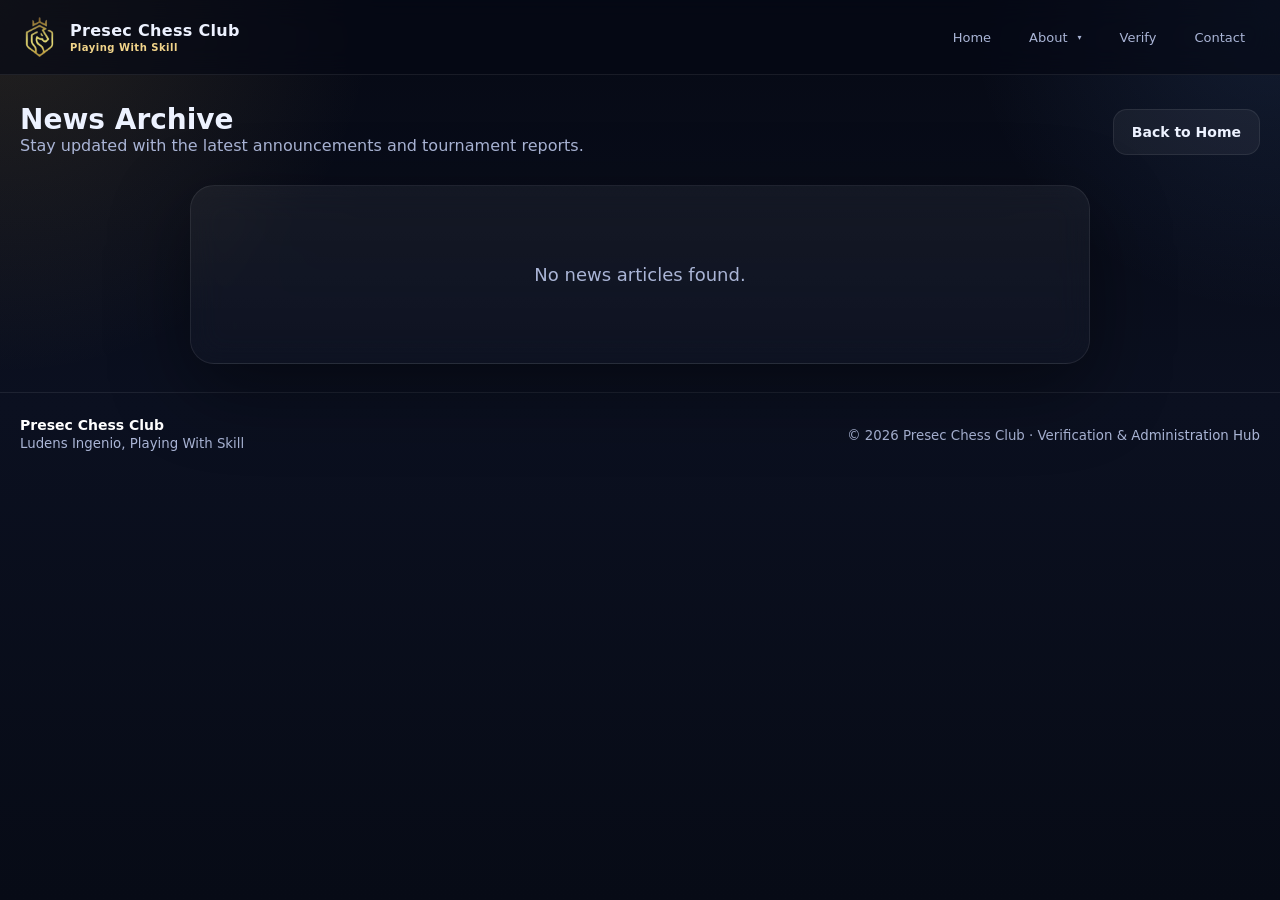
<file: news.html>
<!DOCTYPE html>
<html lang="en">

<head>
  <meta charset="UTF-8" />
  <meta name="viewport" content="width=device-width, initial-scale=1.0" />
  <meta name="description" content="Presec Chess Club news archive — stay updated with the latest announcements and tournament reports." />
  <title>News Archive — Presec Chess Club</title>
  <link rel="icon" type="image/png" href="favicon.ico" />
  <link rel="stylesheet" href="assets/css/style.css?v=2" />
</head>

<body>
  <div class="nav-overlay" id="navOverlay"></div>

  <header class="navbar">
    <div class="navbar-container">
      <div class="navbar-brand">
        <a href="index.html" class="brand-link" style="display: flex; align-items: center; gap: 10px;">
          <img src="assets/logo.png" alt="Presec Chess Club Logo" style="height: 40px; width: auto;" />
          <div class="brand-text">
            <h1>Presec Chess Club</h1>
            <p>Playing With Skill</p>
          </div>
        </a>
      </div>
      <nav class="navbar-menu" id="mainNav">
        <ul class="nav-list">
          <li class="nav-item"><a href="index.html" class="nav-link">Home</a></li>
          <li class="nav-item dropdown-container">
            <button class="nav-link dropdown-toggle" id="aboutBtn">About</button>
            <div class="dropdown-menu">
              <a href="about.html" class="dropdown-item">About Chess Club</a>
              <a href="rules.html" class="dropdown-item">Rules &amp; Laws</a>
              <a href="leadership.html" class="dropdown-item">Leadership</a>
              <a href="gallery.html" class="dropdown-item">Gallery</a>
              <a href="news.html" class="dropdown-item">News Archive</a>
            </div>
          </li>
          <li class="nav-item"><a href="verify.html" class="nav-link">Verify</a></li>
          <li class="nav-item"><a href="contact.html" class="nav-link">Contact</a></li>
        </ul>
      </nav>
      <button class="nav-toggle" id="navToggle" aria-label="Toggle navigation" aria-expanded="false">
        <span class="toggle-line"></span>
        <span class="toggle-line"></span>
        <span class="toggle-line"></span>
      </button>
    </div>
  </header>

  <main>
    <section class="section">
      <div class="container">
        <div class="section-title">
          <div>
            <h3>News Archive</h3>
            <p>Stay updated with the latest announcements and tournament reports.</p>
          </div>
          <a href="index.html" class="btn btn-secondary">Back to Home</a>
        </div>

        <div class="grid" style="grid-template-columns: 1fr; gap: 20px; margin-top: 30px; max-width: 900px; margin-left: auto; margin-right: auto;">
          <!-- Placeholder: news articles will appear here -->
          <div class="panel glass" style="text-align: center; padding: 60px;">
            <p style="color: var(--muted); font-size: 18px;">No news articles found.</p>
          </div>
        </div>
      </div>
    </section>

    <footer class="footer">
      <div class="container footer-inner">
        <div>
          <strong style="display:block; color:white; font-size:14px;">Presec Chess Club</strong>
          <small>Ludens Ingenio, Playing With Skill</small>
        </div>
        <small>&copy; 2026 Presec Chess Club &middot; Verification &amp; Administration Hub</small>
      </div>
    </footer>
  </main>

  <script>
    const navToggle = document.getElementById('navToggle');
    const mainNav = document.getElementById('mainNav');
    const navOverlay = document.getElementById('navOverlay');
    if (navToggle && mainNav && navOverlay) {
      navToggle.addEventListener('click', () => {
        const isOpen = mainNav.classList.toggle('nav-open');
        navOverlay.classList.toggle('overlay-open', isOpen);
        navToggle.setAttribute('aria-expanded', isOpen);
        navToggle.classList.toggle('toggle-open', isOpen);
      });
      navOverlay.addEventListener('click', () => {
        mainNav.classList.remove('nav-open');
        navOverlay.classList.remove('overlay-open');
        navToggle.setAttribute('aria-expanded', 'false');
        navToggle.classList.remove('toggle-open');
      });
    }
    const aboutBtn = document.getElementById('aboutBtn');
    if (aboutBtn) {
      aboutBtn.addEventListener('click', (e) => {
        if (window.innerWidth <= 1150) e.preventDefault();
        aboutBtn.nextElementSibling.classList.toggle('dropdown-open');
        aboutBtn.classList.toggle('dropdown-open');
      });
    }
    document.addEventListener('click', (e) => {
      document.querySelectorAll('.dropdown-container').forEach(container => {
        if (!container.contains(e.target)) {
          const menu = container.querySelector('.dropdown-menu');
          const toggle = container.querySelector('.dropdown-toggle');
          if (menu) menu.classList.remove('dropdown-open');
          if (toggle) toggle.classList.remove('dropdown-open');
        }
      });
    });
  </script>
</body>

</html>
</file>
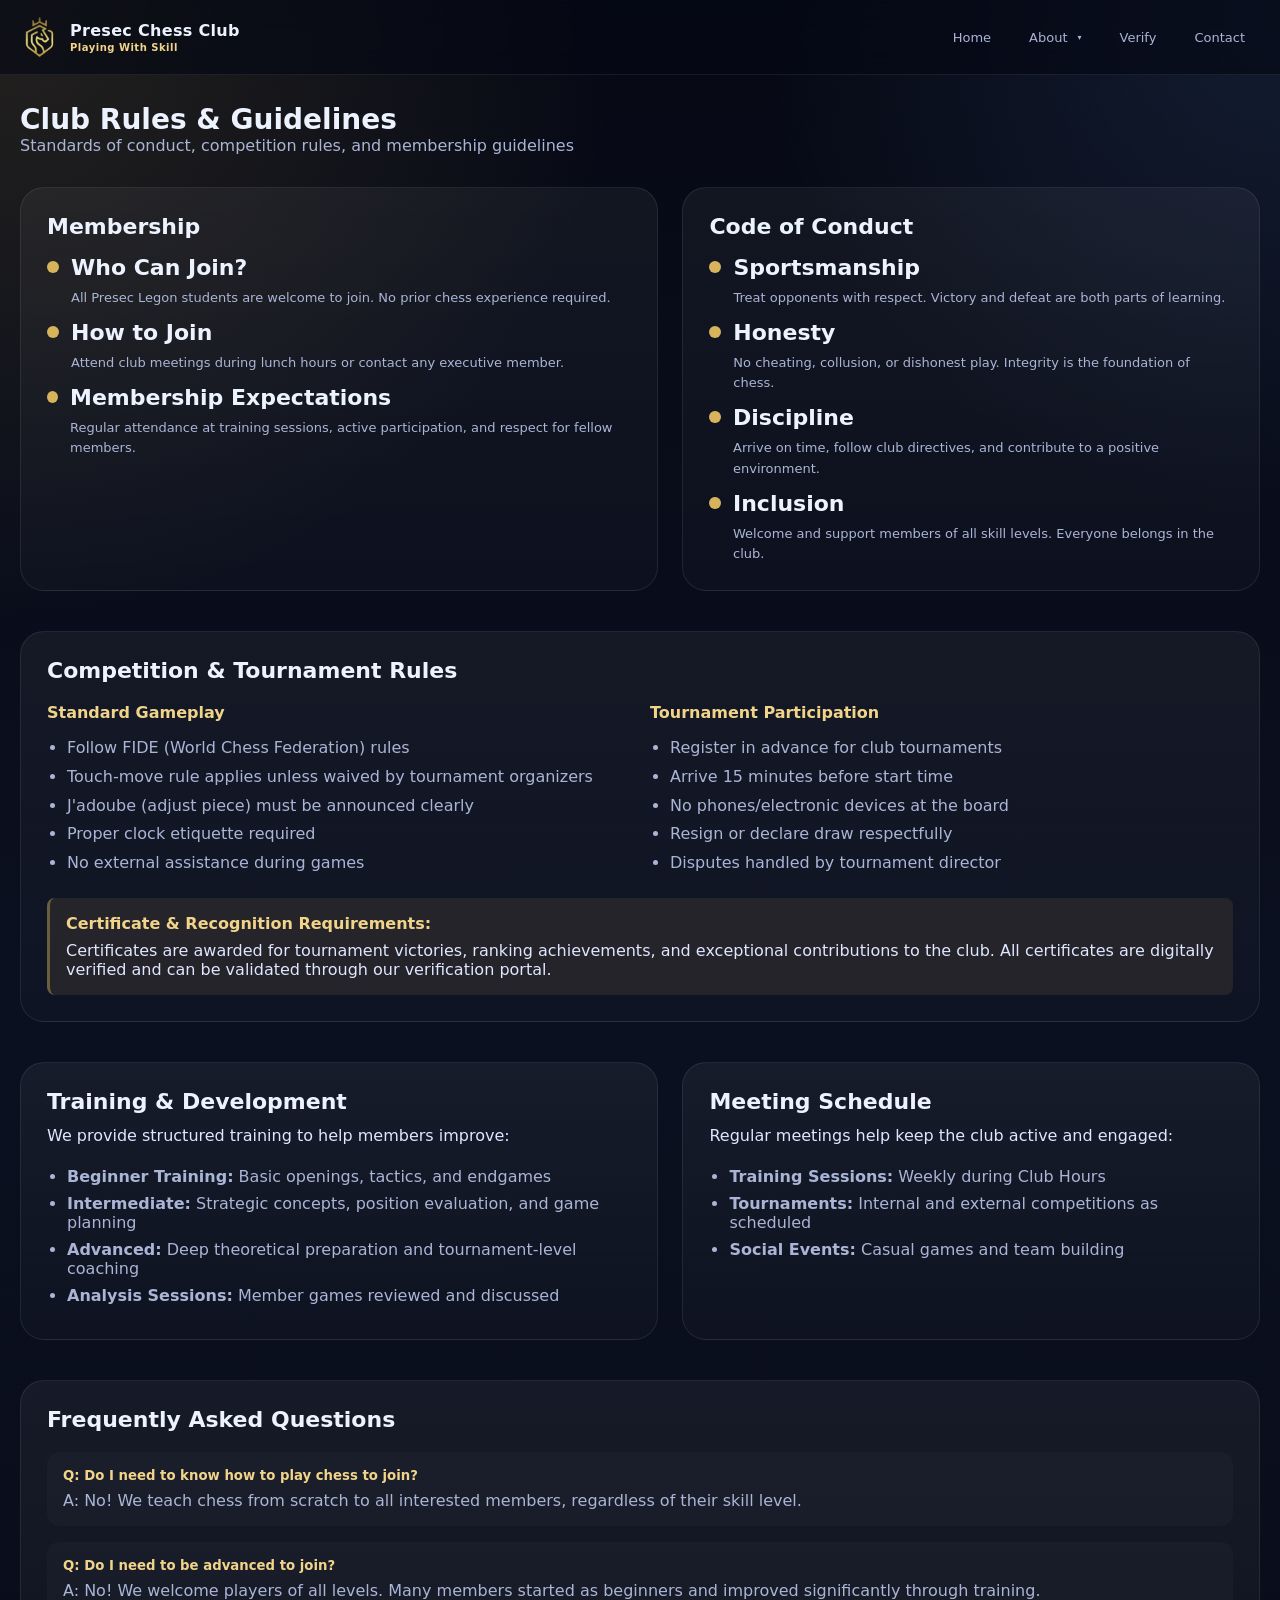
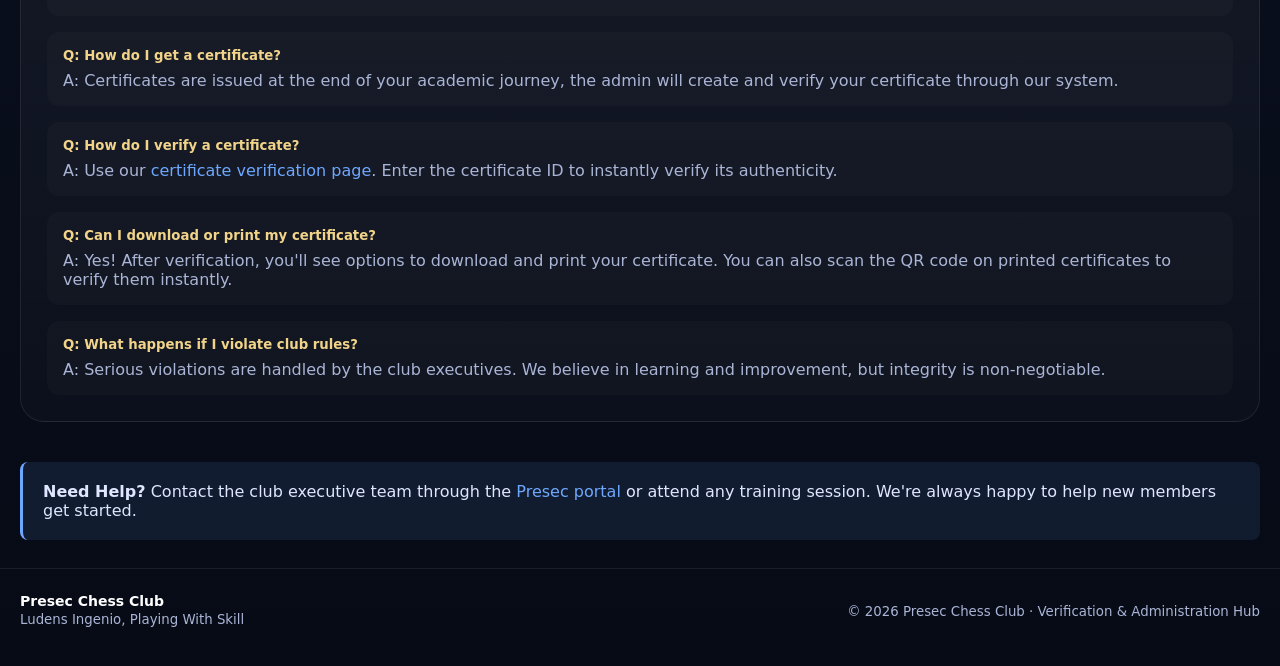
<file: rules.html>
<!DOCTYPE html>
<html lang="en">

<head>
  <meta charset="UTF-8" />
  <meta name="viewport" content="width=device-width, initial-scale=1.0" />
  <meta name="description" content="Club rules, code of conduct, competition guidelines and FAQs for Presec Chess Club." />
  <title>Rules &amp; Guidelines — Presec Chess Club</title>
  <link rel="icon" type="image/png" href="favicon.ico" />
  <link rel="stylesheet" href="assets/css/style.css?v=2" />
</head>

<body>
  <div class="nav-overlay" id="navOverlay"></div>

  <header class="navbar">
    <div class="navbar-container">
      <div class="navbar-brand">
        <a href="index.html" class="brand-link" style="display: flex; align-items: center; gap: 10px;">
          <img src="assets/logo.png" alt="Presec Chess Club Logo" style="height: 40px; width: auto;" />
          <div class="brand-text">
            <h1>Presec Chess Club</h1>
            <p>Playing With Skill</p>
          </div>
        </a>
      </div>
      <nav class="navbar-menu" id="mainNav">
        <ul class="nav-list">
          <li class="nav-item"><a href="index.html" class="nav-link">Home</a></li>
          <li class="nav-item dropdown-container">
            <button class="nav-link dropdown-toggle" id="aboutBtn">About</button>
            <div class="dropdown-menu">
              <a href="about.html" class="dropdown-item">About Chess Club</a>
              <a href="rules.html" class="dropdown-item">Rules &amp; Laws</a>
              <a href="leadership.html" class="dropdown-item">Leadership</a>
              <a href="gallery.html" class="dropdown-item">Gallery</a>
              <a href="news.html" class="dropdown-item">News Archive</a>
            </div>
          </li>
          <li class="nav-item"><a href="verify.html" class="nav-link">Verify</a></li>
          <li class="nav-item"><a href="contact.html" class="nav-link">Contact</a></li>
        </ul>
      </nav>
      <button class="nav-toggle" id="navToggle" aria-label="Toggle navigation" aria-expanded="false">
        <span class="toggle-line"></span>
        <span class="toggle-line"></span>
        <span class="toggle-line"></span>
      </button>
    </div>
  </header>

  <main>
    <section class="section">
      <div class="container">
        <div class="section-title" style="margin-bottom: 32px;">
          <div>
            <h3>Club Rules &amp; Guidelines</h3>
            <p>Standards of conduct, competition rules, and membership guidelines</p>
          </div>
        </div>

        <div class="grid two-col" style="gap: 24px; margin-bottom: 40px;">
          <!-- Membership -->
          <div class="panel">
            <h4>Membership</h4>
            <div class="timeline" style="margin-top: 16px;">
              <div class="step">
                <div class="dot"></div>
                <div>
                  <h4>Who Can Join?</h4>
                  <p>All Presec Legon students are welcome to join. No prior chess experience required.</p>
                </div>
              </div>
              <div class="step">
                <div class="dot"></div>
                <div>
                  <h4>How to Join</h4>
                  <p>Attend club meetings during lunch hours or contact any executive member.</p>
                </div>
              </div>
              <div class="step">
                <div class="dot"></div>
                <div>
                  <h4>Membership Expectations</h4>
                  <p>Regular attendance at training sessions, active participation, and respect for fellow members.</p>
                </div>
              </div>
            </div>
          </div>

          <!-- Conduct -->
          <div class="panel">
            <h4>Code of Conduct</h4>
            <div class="timeline" style="margin-top: 16px;">
              <div class="step">
                <div class="dot"></div>
                <div>
                  <h4>Sportsmanship</h4>
                  <p>Treat opponents with respect. Victory and defeat are both parts of learning.</p>
                </div>
              </div>
              <div class="step">
                <div class="dot"></div>
                <div>
                  <h4>Honesty</h4>
                  <p>No cheating, collusion, or dishonest play. Integrity is the foundation of chess.</p>
                </div>
              </div>
              <div class="step">
                <div class="dot"></div>
                <div>
                  <h4>Discipline</h4>
                  <p>Arrive on time, follow club directives, and contribute to a positive environment.</p>
                </div>
              </div>
              <div class="step">
                <div class="dot"></div>
                <div>
                  <h4>Inclusion</h4>
                  <p>Welcome and support members of all skill levels. Everyone belongs in the club.</p>
                </div>
              </div>
            </div>
          </div>
        </div>

        <!-- Competition Rules -->
        <div class="panel" style="margin-bottom: 40px;">
          <h4>Competition &amp; Tournament Rules</h4>

          <div style="margin-top: 20px; display: grid; grid-template-columns: repeat(2, 1fr); gap: 20px;">
            <div>
              <h5 style="color: #f1d48a; margin: 0 0 12px; font-size: 16px;">Standard Gameplay</h5>
              <ul style="margin: 0; padding-left: 20px; color: #aab5d6; line-height: 1.8;">
                <li>Follow FIDE (World Chess Federation) rules</li>
                <li>Touch-move rule applies unless waived by tournament organizers</li>
                <li>J'adoube (adjust piece) must be announced clearly</li>
                <li>Proper clock etiquette required</li>
                <li>No external assistance during games</li>
              </ul>
            </div>

            <div>
              <h5 style="color: #f1d48a; margin: 0 0 12px; font-size: 16px;">Tournament Participation</h5>
              <ul style="margin: 0; padding-left: 20px; color: #aab5d6; line-height: 1.8;">
                <li>Register in advance for club tournaments</li>
                <li>Arrive 15 minutes before start time</li>
                <li>No phones/electronic devices at the board</li>
                <li>Resign or declare draw respectfully</li>
                <li>Disputes handled by tournament director</li>
              </ul>
            </div>
          </div>

          <div style="margin-top: 20px; padding: 16px; background: rgba(215,179,92,.1); border-left: 3px solid rgba(215,179,92,.4); border-radius: 8px;">
            <strong style="color: #f1d48a;">Certificate &amp; Recognition Requirements:</strong>
            <p style="margin: 8px 0 0; color: #dfe6ff;">
              Certificates are awarded for tournament victories, ranking achievements, and exceptional contributions to the
              club. All certificates are digitally verified and can be validated through our verification portal.
            </p>
          </div>
        </div>

        <!-- Training & Development -->
        <div class="grid two-col" style="gap: 24px;">
          <div class="panel">
            <h4>Training &amp; Development</h4>
            <p style="margin: 0 0 16px; color: #dfe6ff; line-height: 1.8;">
              We provide structured training to help members improve:
            </p>
            <ul style="margin: 0; padding-left: 20px; color: #aab5d6;">
              <li style="margin-bottom: 8px;"><strong>Beginner Training:</strong> Basic openings, tactics, and endgames</li>
              <li style="margin-bottom: 8px;"><strong>Intermediate:</strong> Strategic concepts, position evaluation, and game planning</li>
              <li style="margin-bottom: 8px;"><strong>Advanced:</strong> Deep theoretical preparation and tournament-level coaching</li>
              <li style="margin-bottom: 8px;"><strong>Analysis Sessions:</strong> Member games reviewed and discussed</li>
            </ul>
          </div>

          <div class="panel">
            <h4>Meeting Schedule</h4>
            <p style="margin: 0 0 16px; color: #dfe6ff; line-height: 1.8;">
              Regular meetings help keep the club active and engaged:
            </p>
            <ul style="margin: 0; padding-left: 20px; color: #aab5d6;">
              <li style="margin-bottom: 8px;"><strong>Training Sessions:</strong> Weekly during Club Hours</li>
              <li style="margin-bottom: 8px;"><strong>Tournaments:</strong> Internal and external competitions as scheduled</li>
              <li style="margin-bottom: 8px;"><strong>Social Events:</strong> Casual games and team building</li>
            </ul>
          </div>
        </div>

        <!-- FAQ Section -->
        <div class="panel" style="margin-top: 40px;">
          <h4>Frequently Asked Questions</h4>

          <div style="margin-top: 20px; display: grid; gap: 16px;">
            <div style="padding: 16px; background: rgba(255,255,255,.02); border-radius: 12px;">
              <h5 style="margin: 0 0 8px; color: #f1d48a;">Q: Do I need to know how to play chess to join?</h5>
              <p style="margin: 0; color: #aab5d6;">A: No! We teach chess from scratch to all interested members, regardless of their skill level.</p>
            </div>

            <div style="padding: 16px; background: rgba(255,255,255,.02); border-radius: 12px;">
              <h5 style="margin: 0 0 8px; color: #f1d48a;">Q: Do I need to be advanced to join?</h5>
              <p style="margin: 0; color: #aab5d6;">A: No! We welcome players of all levels. Many members started as beginners and improved significantly through training.</p>
            </div>

            <div style="padding: 16px; background: rgba(255,255,255,.02); border-radius: 12px;">
              <h5 style="margin: 0 0 8px; color: #f1d48a;">Q: How do I get a certificate?</h5>
              <p style="margin: 0; color: #aab5d6;">A: Certificates are issued at the end of your academic journey, the admin will create and verify your certificate through our system.</p>
            </div>

            <div style="padding: 16px; background: rgba(255,255,255,.02); border-radius: 12px;">
              <h5 style="margin: 0 0 8px; color: #f1d48a;">Q: How do I verify a certificate?</h5>
              <p style="margin: 0; color: #aab5d6;">A: Use our <a href="verify.html" style="color: #6ea8fe;">certificate verification page</a>. Enter the certificate ID to instantly verify its authenticity.</p>
            </div>

            <div style="padding: 16px; background: rgba(255,255,255,.02); border-radius: 12px;">
              <h5 style="margin: 0 0 8px; color: #f1d48a;">Q: Can I download or print my certificate?</h5>
              <p style="margin: 0; color: #aab5d6;">A: Yes! After verification, you'll see options to download and print your certificate. You can also scan the QR code on printed certificates to verify them instantly.</p>
            </div>

            <div style="padding: 16px; background: rgba(255,255,255,.02); border-radius: 12px;">
              <h5 style="margin: 0 0 8px; color: #f1d48a;">Q: What happens if I violate club rules?</h5>
              <p style="margin: 0; color: #aab5d6;">A: Serious violations are handled by the club executives. We believe in learning and improvement, but integrity is non-negotiable.</p>
            </div>
          </div>
        </div>

        <div style="margin-top: 40px; padding: 20px; background: rgba(110,168,254,.1); border-left: 3px solid #6ea8fe; border-radius: 8px;">
          <p style="margin: 0; color: #dfe6ff;">
            <strong>Need Help?</strong> Contact the club executive team through the <a href="contact.html" style="color: #6ea8fe;">Presec portal</a> or attend any training session. We're always happy to help new members get started.
          </p>
        </div>
      </div>
    </section>

    <footer class="footer">
      <div class="container footer-inner">
        <div>
          <strong style="display:block; color:white; font-size:14px;">Presec Chess Club</strong>
          <small>Ludens Ingenio, Playing With Skill</small>
        </div>
        <small>&copy; 2026 Presec Chess Club &middot; Verification &amp; Administration Hub</small>
      </div>
    </footer>
  </main>

  <script>
    const navToggle = document.getElementById('navToggle');
    const mainNav = document.getElementById('mainNav');
    const navOverlay = document.getElementById('navOverlay');
    if (navToggle && mainNav && navOverlay) {
      navToggle.addEventListener('click', () => {
        const isOpen = mainNav.classList.toggle('nav-open');
        navOverlay.classList.toggle('overlay-open', isOpen);
        navToggle.setAttribute('aria-expanded', isOpen);
        navToggle.classList.toggle('toggle-open', isOpen);
      });
      navOverlay.addEventListener('click', () => {
        mainNav.classList.remove('nav-open');
        navOverlay.classList.remove('overlay-open');
        navToggle.setAttribute('aria-expanded', 'false');
        navToggle.classList.remove('toggle-open');
      });
    }
    const aboutBtn = document.getElementById('aboutBtn');
    if (aboutBtn) {
      aboutBtn.addEventListener('click', (e) => {
        if (window.innerWidth <= 1150) e.preventDefault();
        aboutBtn.nextElementSibling.classList.toggle('dropdown-open');
        aboutBtn.classList.toggle('dropdown-open');
      });
    }
    document.addEventListener('click', (e) => {
      document.querySelectorAll('.dropdown-container').forEach(container => {
        if (!container.contains(e.target)) {
          const menu = container.querySelector('.dropdown-menu');
          const toggle = container.querySelector('.dropdown-toggle');
          if (menu) menu.classList.remove('dropdown-open');
          if (toggle) toggle.classList.remove('dropdown-open');
        }
      });
    });
  </script>
</body>

</html>
</file>
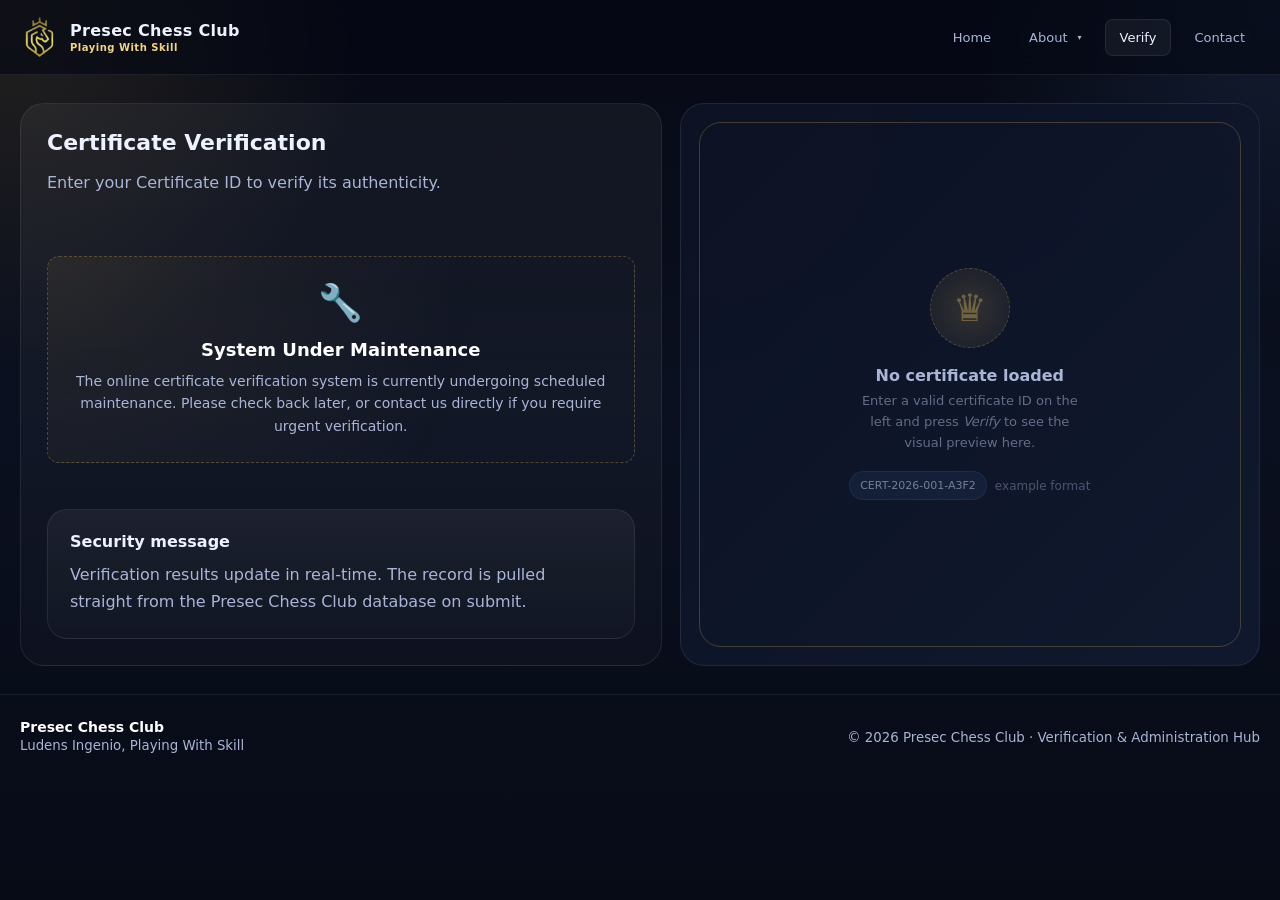
<file: verify.html>
<!DOCTYPE html>
<html lang="en">

<head>
  <meta charset="UTF-8" />
  <meta name="viewport" content="width=device-width, initial-scale=1.0" />
  <meta name="description" content="Certificate verification - Presec Chess Club" />
  <title>Verify Certificate - Presec Chess Club</title>
  <link rel="icon" type="image/png" href="favicon.ico" />
  <link rel="stylesheet" href="assets/css/style.css?v=2" />
</head>

<body>
  <!-- Mobile overlay backdrop -->
  <div class="nav-overlay" id="navOverlay"></div>

  <header class="navbar">
    <div class="navbar-container">
      <!-- Brand Section -->
      <div class="navbar-brand">
        <a href="index.html" class="brand-link" style="display: flex; align-items: center; gap: 10px;">
          <img src="assets/logo.png" alt="Presec Chess Club Logo" style="height: 40px; width: auto;" />
          <div class="brand-text">
            <h1>Presec Chess Club</h1>
            <p>Playing With Skill</p>
          </div>
        </a>
      </div>

      <!-- Desktop Navigation -->
      <nav class="navbar-menu" id="mainNav">
        <ul class="nav-list">
          <li class="nav-item"><a href="index.html" class="nav-link">Home</a></li>
          <li class="nav-item dropdown-container">
            <button class="nav-link dropdown-toggle" id="aboutBtn">About</button>
            <div class="dropdown-menu">
              <a href="about.html" class="dropdown-item">About Chess Club</a>
              <a href="rules.html" class="dropdown-item">Rules &amp; Laws</a>
              <a href="leadership.html" class="dropdown-item">Leadership</a>
              <a href="gallery.html" class="dropdown-item">Gallery</a>
              <a href="news.html" class="dropdown-item">News Archive</a>
            </div>
          </li>
          <li class="nav-item"><a href="verify.html" class="nav-link active">Verify</a></li>
          <li class="nav-item"><a href="contact.html" class="nav-link">Contact</a></li>
        </ul>
      </nav>

      <!-- Mobile Menu Toggle -->
      <button class="nav-toggle" id="navToggle" aria-label="Toggle navigation" aria-expanded="false">
        <span class="toggle-line"></span>
        <span class="toggle-line"></span>
        <span class="toggle-line"></span>
      </button>
    </div>
  </header>

  <main>
    <section id="verify" class="section">
      <div class="container grid two-col">
        <div class="panel verify-box">
          <div>
            <div style="display: flex; justify-content: space-between; align-items: start;">
              <h4>Certificate Verification</h4>
            </div>
            <p class="sub" style="margin-top: 10px; color: var(--muted);">Enter your Certificate ID to verify its authenticity.</p>
          </div>

          <div style="margin: 30px 0; padding: 25px; border: 1px dashed rgba(215, 179, 92, 0.3); border-radius: 12px; background: radial-gradient(circle at top left, rgba(215, 179, 92, 0.08), transparent 70%); text-align: center;">
            <div style="font-size: 36px; margin-bottom: 15px; color: var(--gold);">🔧</div>
            <h5 style="font-size: 18px; margin: 0 0 10px; color: white;">System Under Maintenance</h5>
            <p style="margin: 0; color: var(--muted); font-size: 14px; line-height: 1.6;">
              The online certificate verification system is currently undergoing scheduled maintenance. Please check back later, or contact us directly if you require urgent verification.
            </p>
          </div>

          <div class="mini-panel">
            <strong>Security message</strong>
            <p style="margin:10px 0 0; color:var(--muted); line-height:1.7;">
              Verification results update in real-time. The record is pulled straight from the Presec Chess Club database on submit.
            </p>
          </div>
        </div>

        <div class="panel cert-preview" style="display:flex; flex-direction:column; justify-content:center; align-items:center; gap:18px; text-align:center; padding: 40px 30px;">
          <div style="width:80px; height:80px; border-radius:50%; background:radial-gradient(circle, rgba(215,179,92,.18), rgba(215,179,92,.05)); border:1px dashed rgba(215,179,92,.3); display:grid; place-items:center; font-size:38px; color:rgba(215,179,92,.4);">
            &#9819;
          </div>
          <div>
            <p style="margin:0 0 6px; font-size:16px; color:var(--muted); font-weight:600;">No certificate loaded</p>
            <p style="margin:0; font-size:13px; color:rgba(170,181,214,.55); max-width:28ch; line-height:1.6;">Enter a valid certificate ID on the left and press <em>Verify</em> to see the visual preview here.</p>
          </div>
          <div style="display:flex; gap:8px; flex-wrap:wrap; justify-content:center;">
            <span class="chip" style="font-size:11px; opacity:0.5;">CERT-2026-001-A3F2</span>
            <span style="font-size:12px; color:rgba(170,181,214,.4); align-self:center;">example format</span>
          </div>
        </div>
      </div>
    </section>

    <footer class="footer">
      <div class="container footer-inner">
        <div style="display: flex; align-items: center; gap: 12px;">
          <div>
            <strong style="display:block; color:white; font-size:14px;">Presec Chess Club</strong>
            <small>Ludens Ingenio, Playing With Skill</small>
          </div>
        </div>
        <small>&copy; 2026 Presec Chess Club &middot; Verification &amp; Administration Hub</small>
      </div>
    </footer>
  </main>

  <script>
    const navToggle = document.getElementById('navToggle');
    const mainNav = document.getElementById('mainNav');
    const navOverlay = document.getElementById('navOverlay');

    if (navToggle && mainNav && navOverlay) {
      navToggle.addEventListener('click', () => {
        const isOpen = mainNav.classList.toggle('nav-open');
        navOverlay.classList.toggle('overlay-open', isOpen);
        navToggle.setAttribute('aria-expanded', isOpen);
        navToggle.classList.toggle('toggle-open', isOpen);
      });

      navOverlay.addEventListener('click', () => {
        mainNav.classList.remove('nav-open');
        navOverlay.classList.remove('overlay-open');
        navToggle.setAttribute('aria-expanded', 'false');
        navToggle.classList.remove('toggle-open');
      });

      mainNav.querySelectorAll('a, button[type="submit"]').forEach(link => {
        link.addEventListener('click', () => {
          if (link.classList.contains('dropdown-toggle')) return;
          mainNav.classList.remove('nav-open');
          navOverlay.classList.remove('overlay-open');
          navToggle.setAttribute('aria-expanded', 'false');
          navToggle.classList.remove('toggle-open');
        });
      });
    }

    const aboutBtn = document.getElementById('aboutBtn');
    if (aboutBtn) {
      aboutBtn.addEventListener('click', (e) => {
        if (window.innerWidth <= 1150) {
          e.preventDefault();
        }
        const dropdown = aboutBtn.nextElementSibling;
        dropdown.classList.toggle('dropdown-open');
        aboutBtn.classList.toggle('dropdown-open');
      });
    }

    document.addEventListener('click', (e) => {
      document.querySelectorAll('.dropdown-container').forEach(container => {
        const menu = container.querySelector('.dropdown-menu');
        const toggle = container.querySelector('.dropdown-toggle');
        if (!container.contains(e.target)) {
          if (menu) menu.classList.remove('dropdown-open');
          if (toggle) toggle.classList.remove('dropdown-open');
        }
      });
    });
  </script>
</body>

</html>
</file>
<file: assets/css/style.css>
:root {
  --bg: #0b1020;
  --panel: #11182e;
  --panel-2: #17213d;
  --text: #edf2ff;
  --muted: #aab5d6;
  --line: rgba(255, 255, 255, .08);
  --gold: #d7b35c;
  --gold-2: #f1d48a;
  --green: #43c37b;
  --red: #ff6b6b;
  --blue: #6ea8fe;
  --shadow: 0 25px 80px rgba(0, 0, 0, .42);
  --radius: 24px;
  --radius-sm: 16px;
  --max: 1320px;
}

* {
  box-sizing: border-box;
}

html {
  scroll-behavior: smooth;
}

body {
  margin: 0;
  font-family: Inter, ui-sans-serif, system-ui, -apple-system, BlinkMacSystemFont, "Segoe UI", sans-serif;
  background:
    radial-gradient(circle at top left, rgba(215, 179, 92, .14), transparent 24%),
    radial-gradient(circle at top right, rgba(110, 168, 254, .12), transparent 20%),
    linear-gradient(180deg, #060914 0%, #0b1020 45%, #070b16 100%);
  color: var(--text);
  min-height: 100vh;
  display: flex;
  flex-direction: column;
}

a {
  color: inherit;
  text-decoration: none;
}

.container {
  max-width: var(--max);
  margin: 0 auto;
  padding: 0 20px;
  width: 100%;
}

.grid {
  display: grid;
  gap: 18px;
}

.glass {
  background: linear-gradient(180deg, rgba(255, 255, 255, .07), rgba(255, 255, 255, .03));
  border: 1px solid var(--line);
  box-shadow: var(--shadow);
  backdrop-filter: blur(16px);
}

.card {
  border-radius: var(--radius);
  overflow: hidden;
}

.card-sm {
  border-radius: var(--radius-sm);
}

.section {
  padding: 28px 0;
}

header {
  position: sticky;
  top: 0;
  z-index: 100;
  background: rgba(6, 9, 20, .65);
  backdrop-filter: blur(14px);
  border-bottom: 1px solid rgba(255, 255, 255, .08);
}

/* ── Navbar Container ────────────────────────────────── */
.navbar {
  padding: 0;
  margin: 0;
}

.navbar-container {
  max-width: var(--max);
  margin: 0 auto;
  padding: 0 20px;
  width: 100%;
  display: flex;
  align-items: center;
  justify-content: space-between;
  gap: 24px;
  min-height: 74px;
}

/* ── Brand Section ───────────────────────────────────── */
.navbar-brand {
  flex: 0 0 auto;
  min-width: 0;
}

.brand-link {
  display: flex;
  align-items: center;
  gap: 12px;
  text-decoration: none;
  transition: opacity .2s ease;
}

.brand-link:hover {
  opacity: 0.9;
}

.brand-logo {
  width: 48px;
  height: 48px;
  object-fit: contain;
  border-radius: 10px;
  flex: 0 0 auto;
}

.brand-text {
  display: flex;
  flex-direction: column;
  min-width: 0;
}

.brand-text h1 {
  font-size: 16px;
  margin: 0;
  line-height: 1.2;
  letter-spacing: .3px;
  color: var(--text);
  font-weight: 700;
}

.brand-text p {
  margin: 2px 0 0;
  color: var(--gold-2);
  font-size: 10px;
  font-weight: 600;
  letter-spacing: .5px;
  line-height: 1;
}

/* ── Navigation Menu ─────────────────────────────────── */
.navbar-menu {
  flex: 1;
  display: flex;
  align-items: center;
  justify-content: flex-end;
}

.nav-list {
  display: flex;
  gap: 8px;
  list-style: none;
  padding: 0;
  margin: 0;
  align-items: center;
  flex-wrap: wrap;
  justify-content: flex-end;
}

.nav-item {
  position: relative;
}

.nav-link {
  display: inline-flex;
  align-items: center;
  gap: 6px;
  color: var(--muted);
  font-size: 13px;
  padding: 10px 14px;
  border-radius: 8px;
  transition: .2s ease;
  border: 1px solid transparent;
  cursor: pointer;
  background: none;
  font-family: inherit;
  font-weight: 500;
  white-space: nowrap;
}

.nav-link:hover,
.nav-link.active {
  color: var(--text);
  background: rgba(255, 255, 255, .05);
  border-color: var(--line);
}

.logout-btn {
  padding: 10px 14px;
}

/* ── Dropdown Menu ───────────────────────────────────── */
.dropdown-container {
  position: relative;
}

.dropdown-toggle::after {
  content: "▾";
  font-size: 8px;
  margin-left: 4px;
  transition: transform .2s ease;
}

.dropdown-container:hover .dropdown-toggle::after {
  transform: scaleY(-1);
}

.dropdown-menu {
  position: absolute;
  top: 100%;
  left: 0;
  min-width: 200px;
  background: linear-gradient(180deg, rgba(20, 28, 50, .98), rgba(15, 20, 35, .98));
  border: 1px solid rgba(255, 255, 255, .12);
  border-radius: 12px;
  margin-top: 8px;
  padding: 8px 0;
  opacity: 0;
  visibility: hidden;
  transform: translateY(-8px);
  transition: all .2s ease;
  pointer-events: none;
  box-shadow: 0 8px 32px rgba(0, 0, 0, .3);
  backdrop-filter: blur(12px);
  z-index: 1000;
}

.dropdown-container:hover .dropdown-menu {
  opacity: 1;
  visibility: visible;
  transform: translateY(0);
  pointer-events: auto;
}

.dropdown-menu.dropdown-open {
  opacity: 1;
  visibility: visible;
  transform: translateY(0);
  pointer-events: auto;
}

.dropdown-item {
  display: block;
  width: 100%;
  padding: 10px 16px;
  color: var(--muted);
  font-size: 13px;
  text-decoration: none;
  transition: all .15s ease;
  text-align: left;
}

.dropdown-item:hover {
  color: var(--text);
  background: rgba(255, 255, 255, .06);
  padding-left: 20px;
}

/* ── Mobile Toggle Button ────────────────────────────── */
.nav-toggle {
  display: none;
  flex-direction: column;
  justify-content: center;
  align-items: center;
  gap: 5px;
  width: 40px;
  height: 40px;
  padding: 8px;
  background: rgba(255, 255, 255, .06);
  border: 1px solid var(--line);
  border-radius: 10px;
  cursor: pointer;
  transition: .2s ease;
  flex-shrink: 0;
}

.nav-toggle:hover {
  background: rgba(255, 255, 255, .1);
  border-color: var(--muted);
}

.toggle-line {
  display: block;
  width: 20px;
  height: 2px;
  background: var(--muted);
  border-radius: 2px;
  transition: all .25s ease;
  transform-origin: center;
}

/* Toggle animation when open */
.nav-toggle.toggle-open .toggle-line:nth-child(1) {
  transform: translateY(7px) rotate(45deg);
}

.nav-toggle.toggle-open .toggle-line:nth-child(2) {
  opacity: 0;
}

.nav-toggle.toggle-open .toggle-line:nth-child(3) {
  transform: translateY(-7px) rotate(-45deg);
}

/* ── Overlay Backdrop ────────────────────────────────── */
.nav-overlay {
  position: fixed;
  top: 0;
  left: 0;
  right: 0;
  bottom: 0;
  background: rgba(0, 0, 0, .5);
  opacity: 0;
  visibility: hidden;
  transition: all .3s ease;
  z-index: 100;
}

.nav-overlay.overlay-open {
  opacity: 1;
  visibility: visible;
}

/* ── Mobile Side Drawer (Responsive) ─────────────────── */
@media (max-width: 1150px) {
  .nav-toggle {
    display: flex;
  }

  .navbar-menu {
    position: fixed;
    top: 74px;
    left: 0;
    bottom: 0;
    width: 100%;
    max-width: 320px;
    height: calc(100vh - 74px);
    background: linear-gradient(180deg, rgba(12, 18, 35, .98), rgba(10, 14, 28, .98));
    border-right: 1px solid var(--line);
    flex-direction: column;
    align-items: stretch;
    justify-content: flex-start;
    padding: 0;
    margin: 0;
    gap: 0;
    transform: translateX(-100%);
    transition: transform .3s ease;
    overflow-y: auto;
    backdrop-filter: blur(12px);
    z-index: 101;
  }

  .navbar-menu.nav-open {
    transform: translateX(0);
  }

  .nav-list {
    flex-direction: column;
    align-items: stretch;
    gap: 0;
    padding: 12px 0;
    margin: 0;
  }

  .nav-item {
    width: 100%;
  }

  .nav-link {
    width: 100%;
    padding: 12px 16px;
    border-radius: 0;
    border: none;
    justify-content: flex-start;
    color: var(--muted);
    text-align: left;
  }

  .nav-link:hover {
    background: rgba(255, 255, 255, .05);
    border: none;
    color: var(--text);
  }

  .logout-btn {
    width: 100%;
    padding: 12px 16px;
  }

  /* Dropdown menu on mobile */
  .dropdown-menu {
    position: static;
    max-height: 0;
    overflow: hidden;
    opacity: 1;
    visibility: visible;
    transform: none;
    background: rgba(255, 255, 255, .02);
    border: none;
    border-top: 1px solid rgba(255, 255, 255, .05);
    border-radius: 0;
    margin: 0;
    padding: 0;
    box-shadow: none;
    transition: max-height .3s ease;
    margin-top: 0;
  }

  .dropdown-menu.dropdown-open {
    max-height: 300px;
  }

  .dropdown-item {
    padding: 12px 16px 12px 32px;
    font-size: 13px;
    border: none;
  }

  .dropdown-item:hover {
    padding-left: 32px;
    background: rgba(255, 255, 255, .03);
  }

  .dropdown-toggle::after {
    margin-left: auto;
    transform: rotate(0deg);
  }

  .dropdown-container:hover .dropdown-toggle::after {
    transform: rotate(0deg);
  }

  /* Dropdown open indicator */
  .dropdown-menu.dropdown-open ~ .dropdown-toggle::after {
    transform: rotate(180deg);
  }

  .dropdown-toggle {
    display: flex;
    align-items: center;
    justify-content: space-between;
    width: 100%;
  }
}

@media (max-width: 480px) {
  .navbar-container {
    gap: 12px;
    padding: 0 16px;
  }

  .brand-text h1 {
    font-size: 14px;
  }

  .brand-logo {
    width: 40px;
    height: 40px;
  }

  .navbar-menu {
    max-width: 100%;
  }

  .nav-link {
    font-size: 13px;
    padding: 12px 14px;
  }
}

@keyframes slideDown {
  from {
    opacity: 0;
    transform: translateY(-10px);
  }

  to {
    opacity: 1;
    transform: translateY(0);
  }
}

.hero {
  padding: 34px 0 8px;
}

.hero-grid {
  grid-template-columns: 1.2fr .8fr;
  align-items: stretch;
}

.hero-main {
  padding: 34px;
  position: relative;
  min-height: 540px;
  background:
    radial-gradient(circle at 15% 15%, rgba(215, 179, 92, .18), transparent 26%),
    radial-gradient(circle at 85% 15%, rgba(110, 168, 254, .11), transparent 26%),
    linear-gradient(180deg, rgba(20, 28, 54, .9), rgba(12, 18, 35, .95));
}

.eyebrow {
  display: inline-flex;
  align-items: center;
  gap: 10px;
  padding: 8px 14px;
  border-radius: 999px;
  background: rgba(215, 179, 92, .12);
  color: var(--gold-2);
  border: 1px solid rgba(215, 179, 92, .22);
  font-size: 12px;
  letter-spacing: .7px;
  text-transform: uppercase;
}

.hero h2 {
  font-size: 54px;
  line-height: 1.02;
  margin: 18px 0 16px;
  letter-spacing: -1px;
}

.hero p.lead {
  margin: 0;
  color: #dfe6ff;
  max-width: 62ch;
  font-size: 16px;
  line-height: 1.8;
}

.hero-actions {
  display: flex;
  gap: 12px;
  margin-top: 24px;
  flex-wrap: wrap;
}

.btn {
  border: none;
  cursor: pointer;
  color: var(--text);
  padding: 14px 18px;
  border-radius: 14px;
  font-weight: 700;
  display: inline-flex;
  align-items: center;
  gap: 10px;
  transition: .2s ease;
  font-size: 14px;
  text-decoration: none;
}

.btn-primary {
  background: linear-gradient(135deg, #e0c06a, #9b7824);
  color: #181309;
  box-shadow: 0 16px 40px rgba(215, 179, 92, .2);
}

.btn-secondary {
  background: rgba(255, 255, 255, .05);
  border: 1px solid var(--line);
}

.btn:hover {
  transform: translateY(-1px);
}

.hero-side {
  display: grid;
  gap: 18px;
}

.stat-grid {
  grid-template-columns: repeat(2, 1fr);
}

.stat {
  padding: 20px;
  min-height: 126px;
  background: linear-gradient(180deg, rgba(255, 255, 255, .06), rgba(255, 255, 255, .03));
  border: 1px solid var(--line);
  border-radius: 20px;
}

.stat strong {
  display: block;
  font-size: 30px;
  margin-top: 8px;
}

.stat span {
  color: var(--muted);
  font-size: 13px;
}

.mini-panel {
  padding: 22px;
  background: linear-gradient(180deg, rgba(255, 255, 255, .05), rgba(255, 255, 255, .02));
  border: 1px solid var(--line);
  border-radius: 20px;
}

.mini-title {
  display: flex;
  align-items: center;
  justify-content: space-between;
  margin-bottom: 14px;
}

.chip {
  font-size: 12px;
  color: #dfe6ff;
  background: rgba(110, 168, 254, .14);
  border: 1px solid rgba(110, 168, 254, .2);
  padding: 7px 10px;
  border-radius: 999px;
}

.timeline {
  display: grid;
  gap: 12px;
}

.step {
  display: flex;
  gap: 12px;
  align-items: flex-start;
}

.dot {
  width: 12px;
  height: 12px;
  border-radius: 50%;
  margin-top: 6px;
  background: var(--gold);
}

.step h4 {
  margin: 0 0 4px;
  font-size: 14px;
}

.step p {
  margin: 0;
  color: var(--muted);
  font-size: 13px;
  line-height: 1.55;
}

.section-title {
  display: flex;
  justify-content: space-between;
  align-items: flex-end;
  gap: 16px;
  margin: 0 0 16px;
  flex-wrap: wrap;
}

.section-title h3 {
  font-size: 28px;
  margin: 0;
}

.section-title p {
  margin: 0;
  color: var(--muted);
}

.flow-grid {
  grid-template-columns: repeat(4, 1fr);
}

.flow-card {
  padding: 22px;
  background: linear-gradient(180deg, rgba(255, 255, 255, .05), rgba(255, 255, 255, .02));
  border: 1px solid var(--line);
  border-radius: 20px;
  min-height: 170px;
}

.flow-card .num {
  width: 42px;
  height: 42px;
  border-radius: 14px;
  display: grid;
  place-items: center;
  background: rgba(215, 179, 92, .14);
  color: var(--gold-2);
  font-weight: 900;
  margin-bottom: 14px;
}

.flow-card h4 {
  margin: 0 0 8px;
  font-size: 18px;
}

.flow-card p {
  margin: 0;
  color: var(--muted);
  line-height: 1.65;
  font-size: 14px;
}

.two-col {
  grid-template-columns: 1.05fr .95fr;
}

.panel {
  padding: 26px;
  border-radius: 24px;
  background: linear-gradient(180deg, rgba(255, 255, 255, .05), rgba(255, 255, 255, .02));
  border: 1px solid var(--line);
}

.panel h4 {
  margin: 0 0 8px;
  font-size: 22px;
}

.panel .sub {
  margin: 0 0 18px;
  color: var(--muted);
}

.verify-box {
  display: grid;
  gap: 16px;
}

.input-row {
  display: flex;
  gap: 12px;
  flex-wrap: wrap;
}

.input-row input,
.input-row select,
.input-row textarea {
  flex: 1;
  min-width: 220px;
  background: #0b1122;
  color: var(--text);
  border: 1px solid rgba(255, 255, 255, .1);
  border-radius: 14px;
  padding: 14px 16px;
  outline: none;
  font: inherit;
}

.input-row input:focus,
.input-row select:focus,
.input-row textarea:focus {
  border-color: rgba(215, 179, 92, .5);
  box-shadow: 0 0 0 3px rgba(215, 179, 92, .12);
}

.status-card {
  display: grid;
  grid-template-columns: 132px 1fr;
  gap: 16px;
  align-items: start;
  padding: 20px;
  border-radius: 22px;
  background: linear-gradient(180deg, rgba(10, 14, 28, .9), rgba(9, 12, 22, .95));
  border: 1px solid rgba(255, 255, 255, .08);
}

.status-badge {
  width: 132px;
  height: 132px;
  border-radius: 24px;
  display: grid;
  place-items: center;
  text-align: center;
  background: radial-gradient(circle at 30% 20%, rgba(215, 179, 92, .35), rgba(215, 179, 92, .12) 45%, rgba(215, 179, 92, .07));
  border: 1px solid rgba(215, 179, 92, .24);
  color: var(--gold-2);
  font-weight: 900;
  padding: 12px;
}

.status-badge small {
  display: block;
  color: #e9ecef;
  font-weight: 600;
  margin-top: 6px;
}

.meta-grid {
  display: grid;
  grid-template-columns: repeat(2, 1fr);
  gap: 10px;
  margin-top: 12px;
}

.meta {
  padding: 12px 14px;
  border-radius: 14px;
  background: rgba(255, 255, 255, .04);
  border: 1px solid rgba(255, 255, 255, .06);
}

.meta span {
  display: block;
  font-size: 12px;
  color: var(--muted);
  margin-bottom: 3px;
}

.meta strong {
  font-size: 14px;
  color: white;
}

.ok {
  color: var(--green);
}

.bad {
  color: var(--red);
}

.warn {
  color: var(--gold-2);
}

.cert-preview {
  position: relative;
  overflow: hidden;
  min-height: 330px;
  background:
    linear-gradient(135deg, rgba(12, 18, 36, .95), rgba(18, 26, 48, .9)),
    radial-gradient(circle at top left, rgba(215, 179, 92, .14), transparent 34%);
}

.cert-preview:before {
  content: "";
  position: absolute;
  inset: 18px;
  border-radius: 22px;
  border: 1px solid rgba(215, 179, 92, .26);
  pointer-events: none;
}

.panel.cert-design-shell {
  padding: 0;
}

.cert-design-shell:before {
  display: none;
}

.cert-design-preview {
  position: relative;
  overflow: hidden;
  background: #fffaf0;
  aspect-ratio: 841.89 / 595.28;
  container-type: inline-size;
}

.cert-design-preview img {
  display: block;
  width: 100%;
  height: 100%;
  object-fit: fill;
}

.cert-preview-name,
.cert-preview-position,
.cert-preview-date,
.cert-preview-id {
  position: absolute;
  color: #071b35;
  text-align: center;
  white-space: nowrap;
  transform: translate(-50%, -50%);
}

.cert-preview-name {
  left: 50%;
  top: 42.05%;
  max-width: 62%;
  overflow: hidden;
  text-overflow: ellipsis;
  color: #000;
  font-family: Georgia, serif;
  font-size: clamp(16px, 4.05cqw, 34px);
  font-style: italic;
  font-weight: 700;
}

.cert-preview-position {
  left: 50%;
  top: 56.35%;
  max-width: 32%;
  overflow: hidden;
  text-overflow: ellipsis;
  font-size: clamp(7px, 1.65cqw, 14px);
  font-weight: 800;
  letter-spacing: .4px;
}

.cert-preview-date {
  left: 50%;
  top: 94.3%;
  width: 20.8%;
  padding: .2cqw .8cqw;
  background: #fffaf0;
  font-size: clamp(5px, 1.05cqw, 9px);
  font-weight: 800;
  letter-spacing: .3px;
}

.cert-preview-id {
  left: 83.27%;
  top: 86.56%;
  width: 14%;
  padding: .2cqw .5cqw;
  background: #fffdf8;
  overflow: hidden;
  text-overflow: ellipsis;
  font-size: clamp(4px, .8cqw, 7px);
  font-weight: 800;
}

.cert-preview .seal {
  position: absolute;
  right: 26px;
  top: 26px;
  width: 92px;
  height: 92px;
  border-radius: 50%;
  display: grid;
  place-items: center;
  background: radial-gradient(circle, rgba(241, 212, 138, .25), rgba(215, 179, 92, .10));
  border: 1px solid rgba(215, 179, 92, .35);
  color: var(--gold-2);
  font-size: 38px;
  font-weight: 900;
  box-shadow: 0 12px 32px rgba(0, 0, 0, .25);
}

.cert-inner {
  padding: 34px 30px 28px;
  position: relative;
  z-index: 1;
}

.cert-title {
  margin: 8px 0 6px;
  font-size: 34px;
  letter-spacing: 3px;
}

.cert-sub {
  color: var(--gold-2);
  font-size: 18px;
  letter-spacing: 2px;
  margin: 0;
}

.cert-name {
  margin: 24px 0 12px;
  font-size: 34px;
  font-family: Georgia, serif;
  font-style: italic;
}

.cert-line {
  height: 1px;
  background: linear-gradient(90deg, transparent, rgba(215, 179, 92, .6), transparent);
  margin: 18px 0;
}

.cert-footer {
  display: flex;
  justify-content: space-between;
  gap: 12px;
  align-items: flex-end;
  margin-top: 18px;
  flex-wrap: wrap;
}

.sig {
  min-width: 150px;
}

.sig .line {
  height: 1px;
  background: rgba(255, 255, 255, .22);
  margin-bottom: 8px;
}

.sig strong {
  display: block;
  font-size: 14px;
}

.sig span {
  display: block;
  font-size: 12px;
  color: var(--muted);
  margin-top: 4px;
}

.qr {
  width: 92px;
  height: 92px;
  border-radius: 16px;
  background:
    linear-gradient(90deg, #fff 10%, #000 10% 20%, #fff 20% 30%, #000 30% 40%, #fff 40% 50%, #000 50% 60%, #fff 60% 70%, #000 70% 80%, #fff 80% 90%, #000 90%),
    linear-gradient(#fff 0 0);
  border: 8px solid rgba(255, 255, 255, .85);
  box-shadow: 0 10px 30px rgba(0, 0, 0, .26);
}

.club-grid {
  grid-template-columns: repeat(3, 1fr);
}

.club-card {
  padding: 24px;
  background: linear-gradient(180deg, rgba(255, 255, 255, .05), rgba(255, 255, 255, .02));
  border: 1px solid var(--line);
  border-radius: 22px;
  position: relative;
  overflow: hidden;
}

.club-card:before {
  content: "";
  position: absolute;
  inset: auto -10% -30% auto;
  width: 180px;
  height: 180px;
  border-radius: 50%;
  background: radial-gradient(circle, rgba(215, 179, 92, .14), transparent 65%);
}

.club-top {
  display: flex;
  justify-content: space-between;
  gap: 12px;
  align-items: flex-start;
}

.club-badge {
  width: 48px;
  height: 48px;
  border-radius: 16px;
  display: grid;
  place-items: center;
  font-size: 22px;
  background: rgba(255, 255, 255, .06);
  border: 1px solid var(--line);
}

.club-card h4 {
  margin: 14px 0 8px;
  font-size: 20px;
}

.club-card p {
  margin: 0;
  color: var(--muted);
  line-height: 1.65;
  font-size: 14px;
}

.tags {
  display: flex;
  gap: 8px;
  flex-wrap: wrap;
  margin-top: 16px;
}

.tag {
  font-size: 12px;
  padding: 7px 10px;
  border-radius: 999px;
  background: rgba(255, 255, 255, .05);
  color: #e8eeff;
  border: 1px solid rgba(255, 255, 255, .08);
}

.table-wrap {
  overflow: auto;
  border-radius: 20px;
  border: 1px solid var(--line);
}

table {
  width: 100%;
  border-collapse: collapse;
  min-width: 760px;
  background: rgba(7, 10, 18, .65);
}

th,
td {
  padding: 16px 18px;
  text-align: left;
  border-bottom: 1px solid rgba(255, 255, 255, .06);
  font-size: 14px;
}

th {
  color: #dbe4ff;
  background: rgba(255, 255, 255, .03);
  font-weight: 700;
}

td {
  color: var(--muted);
}

tr:hover td {
  background: rgba(255, 255, 255, .025);
  color: #eef3ff;
}

.tabs {
  display: flex;
  gap: 10px;
  flex-wrap: wrap;
  margin-bottom: 16px;
}

.tab {
  cursor: pointer;
  border: 1px solid var(--line);
  background: rgba(255, 255, 255, .04);
  color: var(--muted);
  padding: 10px 14px;
  border-radius: 999px;
  font-weight: 700;
  font-size: 13px;
}

.tab.active {
  background: rgba(215, 179, 92, .14);
  color: var(--gold-2);
  border-color: rgba(215, 179, 92, .22);
}

.tab-panel {
  display: none;
}

.tab-panel.active {
  display: block;
}

.profile-grid {
  grid-template-columns: 1fr 1fr 1fr;
}

.profile {
  padding: 20px;
  border-radius: 22px;
  background: linear-gradient(180deg, rgba(255, 255, 255, .05), rgba(255, 255, 255, .02));
  border: 1px solid var(--line);
}

.avatar {
  width: 60px;
  height: 60px;
  border-radius: 20px;
  display: grid;
  place-items: center;
  font-size: 26px;
  font-weight: 900;
  background: linear-gradient(135deg, rgba(215, 179, 92, .95), rgba(110, 168, 254, .35));
  color: #111;
}

.profile h4 {
  margin: 14px 0 8px;
  font-size: 18px;
}

.profile p {
  margin: 0;
  color: var(--muted);
  line-height: 1.6;
  font-size: 14px;
}

.footer {
  margin: auto 0 0;
  padding: 24px 0 36px;
  color: var(--muted);
  border-top: 1px solid rgba(255, 255, 255, .08);
}

.footer-inner {
  display: flex;
  justify-content: space-between;
  gap: 16px;
  flex-wrap: wrap;
  align-items: center;
}

.footer small {
  line-height: 1.6;
}

/* Animations */
@keyframes pulse {
  0% {
    transform: scale(1);
    opacity: 0.6;
  }

  50% {
    transform: scale(1.05);
    opacity: 1;
    border-color: white;
  }

  100% {
    transform: scale(1);
    opacity: 0.6;
  }
}

/* Responsive Overrides */
@media (max-width: 1080px) {

  .hero-grid,
  .two-col,
  .flow-grid,
  .club-grid,
  .profile-grid {
    grid-template-columns: 1fr;
  }

  .hero h2 {
    font-size: 44px;
  }

  .hero-main {
    min-height: auto;
  }
}

@media (max-width: 1150px) {

  /* ── General responsive layout ──────────────────────── */
  .hero {
    padding-top: 18px;
  }

  .hero-main,
  .panel,
  .club-card,
  .profile,
  .mini-panel,
  .flow-card {
    padding: 18px;
  }

  .hero h2 {
    font-size: 32px;
  }

  .status-card {
    grid-template-columns: 1fr;
    text-align: center;
  }

  .status-badge {
    margin: 0 auto;
    width: 100%;
    height: 120px;
  }

  .meta-grid {
    grid-template-columns: 1fr;
  }

  .cert-title {
    font-size: 24px;
  }

  .cert-name {
    font-size: 26px;
  }

  .input-row {
    flex-direction: column;
  }

  .input-row input,
  .input-row select,
  .input-row button {
    width: 100%;
  }

  .section-title {
    flex-direction: column;
    align-items: flex-start;
    text-align: left;
    gap: 12px;
  }

  .section-title div {
    width: 100%;
  }

  .section-title .btn {
    width: 100%;
    justify-content: center;
  }

  .grid.two-col {
    grid-template-columns: 1fr;
  }

  .input-row input,
  .input-row select,
  .input-row textarea,
  .input-row button {
    width: 100%;
  }

  .panel {
    padding: 20px;
  }

  .dashboard-preview-grid {
    grid-template-columns: repeat(2, 1fr) !important;
  }
}

@media (max-width: 480px) {
  .hero h2 {
    font-size: 28px;
  }

  .dashboard-preview-grid {
    grid-template-columns: 1fr !important;
  }

  .nav {
    min-height: auto;
    padding: 16px 0;
  }
}

.error-msg {
  background: #ff4d4d;
  color: white;
  padding: 10px;
  border-radius: 8px;
  margin-bottom: 20px;
  text-align: center;
  font-weight: 600;
}

/* ── Print stylesheet ────────────────────────────────── */
@media print {

  header,
  footer,
  .mini-panel,
  .actions,
  form,
  .nav-toggle {
    display: none !important;
  }

  /* .verified-header intentionally NOT hidden — it serves as provenance header on print */
  body {
    background: white;
    color: black;
  }

  .cert-preview {
    border: 1px solid #ccc;
    box-shadow: none;
  }

  .cert-preview::before {
    border-color: rgba(0, 0, 0, .2);
  }
}
</file>
